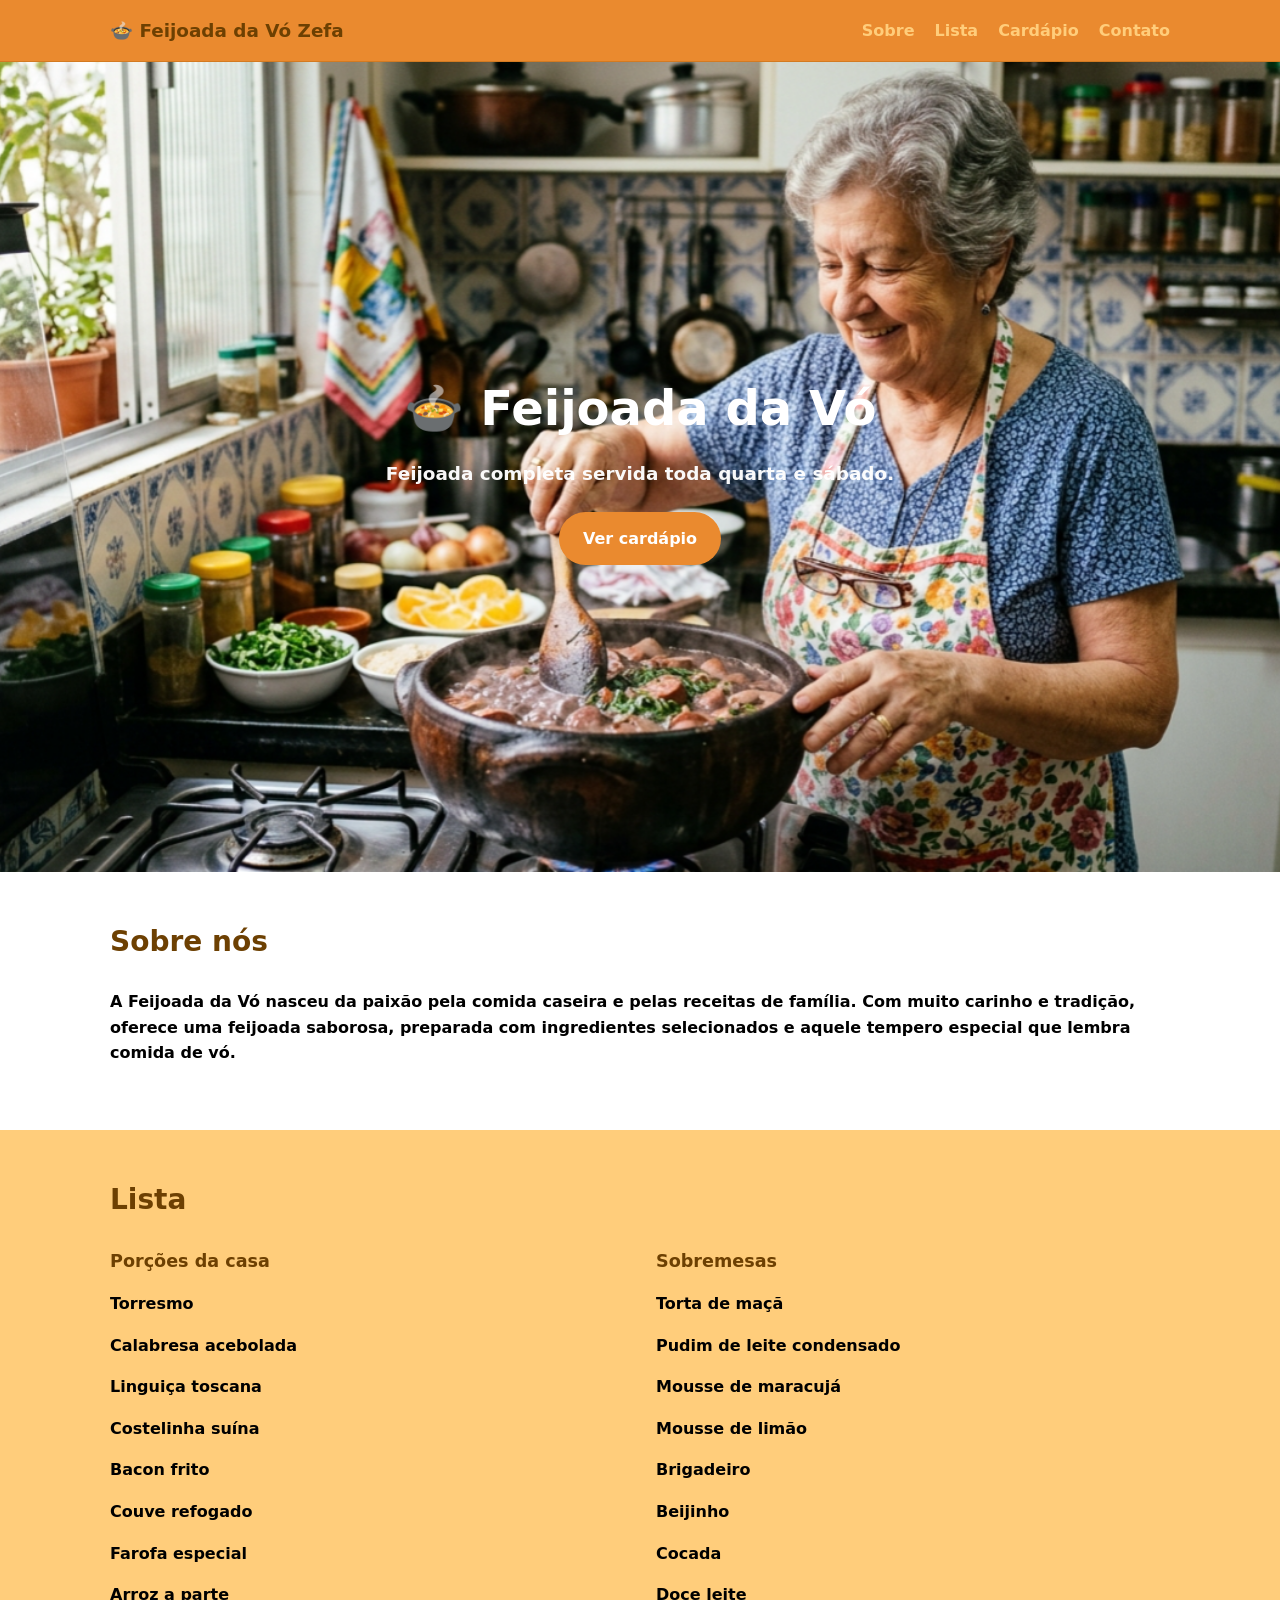
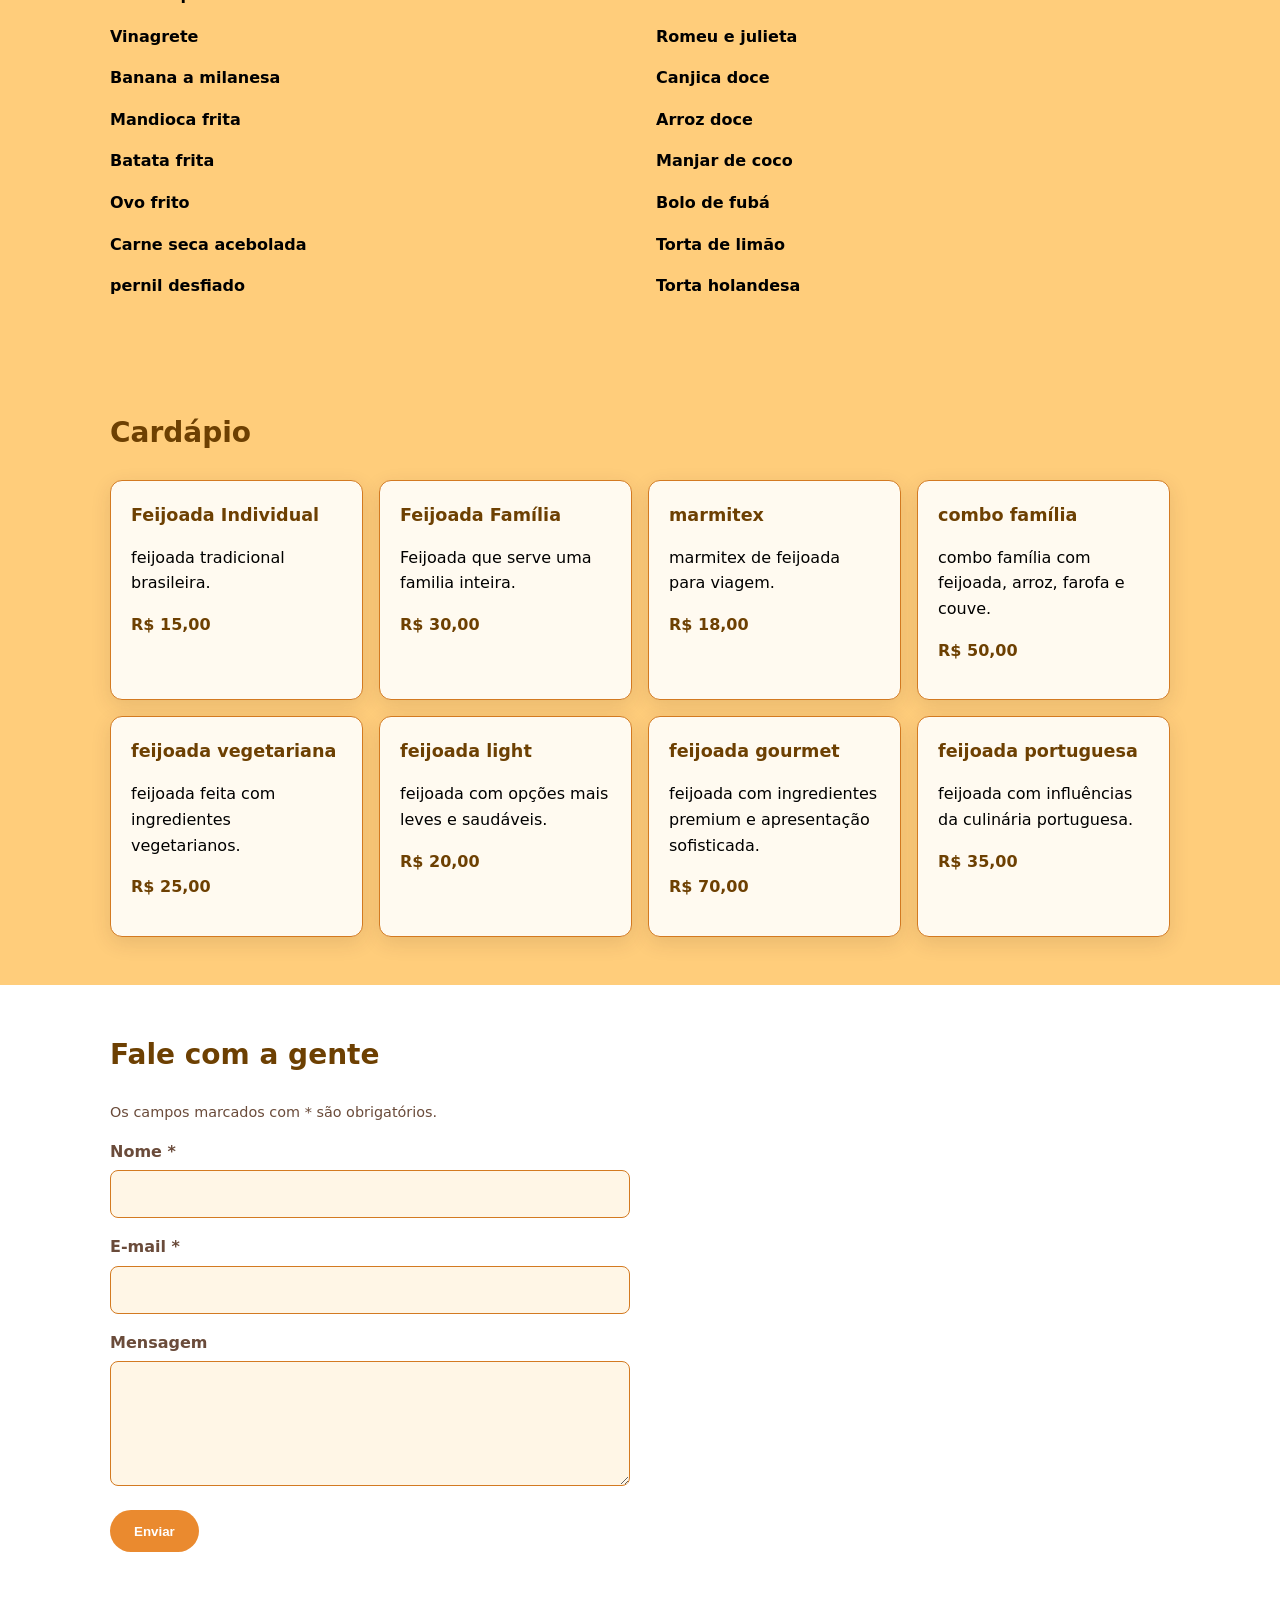
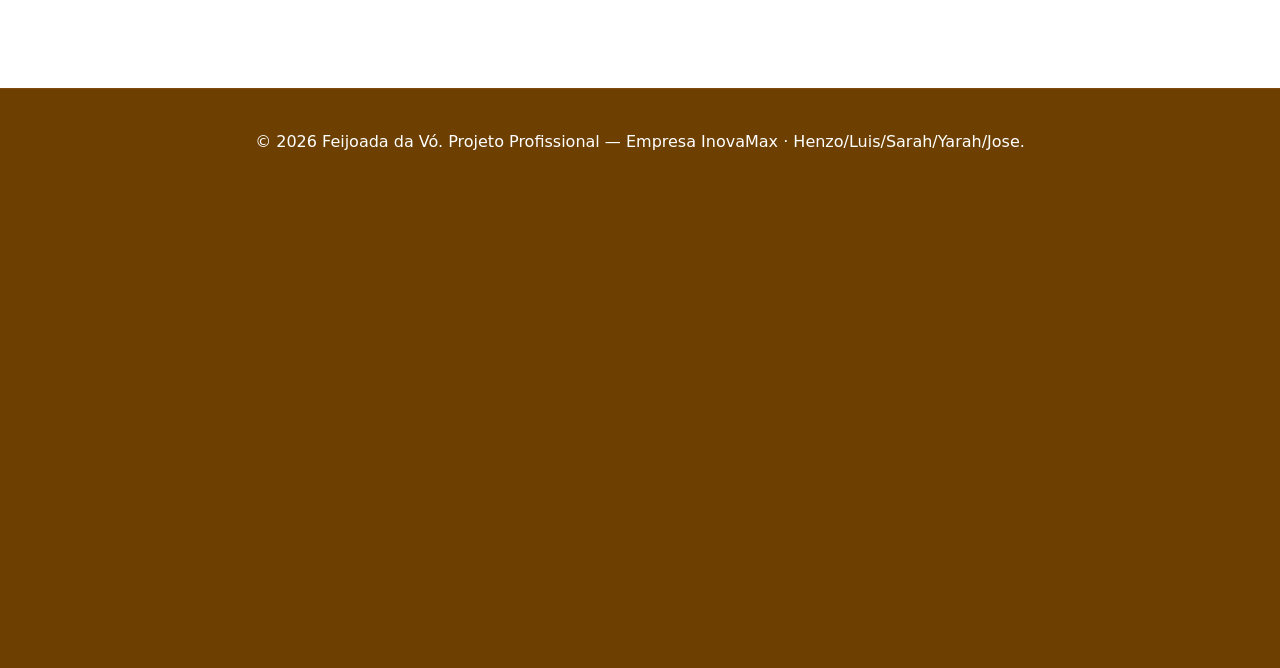
<file: InovaMax/feijoada/index.html>
<!DOCTYPE html>
<html lang="pt-BR">
<head>
  <meta charset="UTF-8">
  <meta name="viewport" content="width=device-width, initial-scale=1.0">
  <meta name="description" content="Feijoada completa servida toda quarta e sábado.">
  <title>🍲 Feijoada da Vó</title>
  <link rel="stylesheet" href="css/style.css">
</head>
<body>
  <a class="skip-link" href="#conteudo">Pular para o conteúdo</a>

  <header class="site-header" role="banner">
    <div class="container header-inner">
      <a href="#" class="logo" aria-label="🍲 Feijoada da Vó — página inicial"><b>🍲 Feijoada da Vó Zefa</b></a>
      <nav aria-label="Menu principal">
        <ul class="nav-list">
          <li><a href="#sobre">Sobre</a></li>
          <li><a href="#lista">Lista</a></li>
          <li><a href="#cardapio">Cardápio</a></li>
          <li><a href="#contato">Contato</a></li>
        </ul>
      </nav>
    </div>
  </header>

  <main id="conteudo">
    <section class="hero" aria-labelledby="hero-title">
      <div class="container">
        <h1 id="hero-title"><b>🍲 Feijoada da Vó</b></h1>
        <p class="lead"><b>Feijoada completa servida toda quarta e sábado.</b></p>
        <a class="btn" href="#cardapio">Ver cardápio</a>
      </div>
    </section>

    <section id="sobre" class="section" aria-labelledby="sobre-title">
      <div class="container">
        <h2 id="sobre-title">Sobre nós</h2>
        <p><b>A Feijoada da Vó nasceu da paixão pela comida caseira e pelas receitas de família. Com muito carinho e tradição, oferece uma feijoada saborosa, preparada com ingredientes selecionados e aquele tempero especial que lembra comida de vó.</b></p>
      </div>
    </section>

    <section id="lista" class="section section--alt" aria-labelledby="lista-title">
      <div class="container">
        <h2 id="lista-title">Lista</h2>

        <div class="lista-grid">
          <article class="lista-col" aria-labelledby="lista-titulo-esq">
            <h3 id="lista-titulo-esq" class="lista-col__titulo">Porções da casa</h3>
            <p><strong>Torresmo</strong></p>
            <p><strong>Calabresa acebolada</strong></p>
            <p><strong>Linguiça toscana</strong></p>
            <p><strong>Costelinha suína</strong></p>
            <p><strong>Bacon frito</strong></p>
            <p><strong>Couve refogado</strong></p>
            <p><strong>Farofa especial</strong></p>
            <p><strong>Arroz a parte</strong></p>
            <p><strong>Vinagrete</strong></p>
            <p><strong>Banana a milanesa</strong></p>
            <p><strong>Mandioca frita</strong></p>
            <p><strong>Batata frita</strong></p>
            <p><strong>Ovo frito</strong></p>
            <p><strong>Carne seca acebolada</strong></p>
            <p><strong>pernil desfiado</strong></p>
          </article>

          <article class="lista-col" aria-labelledby="lista-titulo-dir">
            <h3 id="lista-titulo-dir" class="lista-col__titulo">Sobremesas</h3>
            <p><strong>Torta de maçã</strong></p>
            <p><strong>Pudim de leite condensado</strong></p>
            <p><strong>Mousse de maracujá</strong></p>
            <p><strong>Mousse de limão</strong></p>
            <p><strong>Brigadeiro</strong></p>
            <p><strong>Beijinho</strong></p>
            <p><strong>Cocada</strong></p>
            <p><strong>Doce leite</strong></p>
            <p><strong>Romeu e julieta</strong></p>
            <p><strong>Canjica doce</strong></p>
            <p><strong>Arroz doce</strong></p>
            <p><strong>Manjar de coco</strong></p>
            <p><strong>Bolo de fubá</strong></p>
            <p><strong>Torta de limão</strong></p>
            <p><strong>Torta holandesa</strong></p>
          </article>
        </div>
      </div>
    </section>

    <section id="cardapio" class="section section--alt" aria-labelledby="cardapio-title">
      <div class="container">
        <h2 id="cardapio-title">Cardápio</h2>
        <ul class="cards" id="lista-itens" aria-live="polite">
          <!-- Itens injetados via JS a partir de js/dados.js -->
        </ul>
      </div>
    </section>

    <section id="contato" class="section" aria-labelledby="contato-title">
      <div class="container">
        <h2 id="contato-title">Fale com a gente</h2>
        <form class="form" novalidate aria-describedby="form-help">
          <p id="form-help" class="muted">Os campos marcados com * são obrigatórios.</p>

          <div class="field">
            <label for="nome">Nome *</label>
            <input id="nome" name="nome" type="text" required autocomplete="name" aria-required="true">
          </div>

          <div class="field">
            <label for="email">E-mail *</label>
            <input id="email" name="email" type="email" required autocomplete="email" aria-required="true">
          </div>

          <div class="field">
            <label for="mensagem">Mensagem</label>
            <textarea id="mensagem" name="mensagem" rows="4"></textarea>
          </div>

          <button type="submit" class="btn">Enviar</button>
          <p id="form-status" role="status" class="form-status"></p>
        </form>
      </div>
    </section>
  </main>


  <footer class="site-footer" role="contentinfo">
    <div class="container">
      <p>© <span id="ano"></span> Feijoada da Vó. Projeto Profissional — Empresa InovaMax · Henzo/Luis/Sarah/Yarah/Jose.</p>
      <p><iframe src="https://www.google.com/maps/embed?pb=!1m18!1m12!1m3!1d116968.5702289196!2d-46.7750217535948!3d-23.63057791718267!2m3!1f0!2f0!3f0!3m2!1i1024!2i768!4f13.1!3m3!1m2!1s0x94ce418487ca992f%3A0xeaf5a15159a2068f!2sA%20Casa%20da%20Feijoada!5e0!3m2!1spt-BR!2sbr!4v1778680427449!5m2!1spt-BR!2sbr" width="600" height="450" style="border:0;" allowfullscreen="" loading="lazy" referrerpolicy="no-referrer-when-downgrade"></iframe></p>
    </div>
  </footer>

  <script src="js/dados.js"></script>
  <script src="js/app.js"></script>
</body>
</html>
</file>
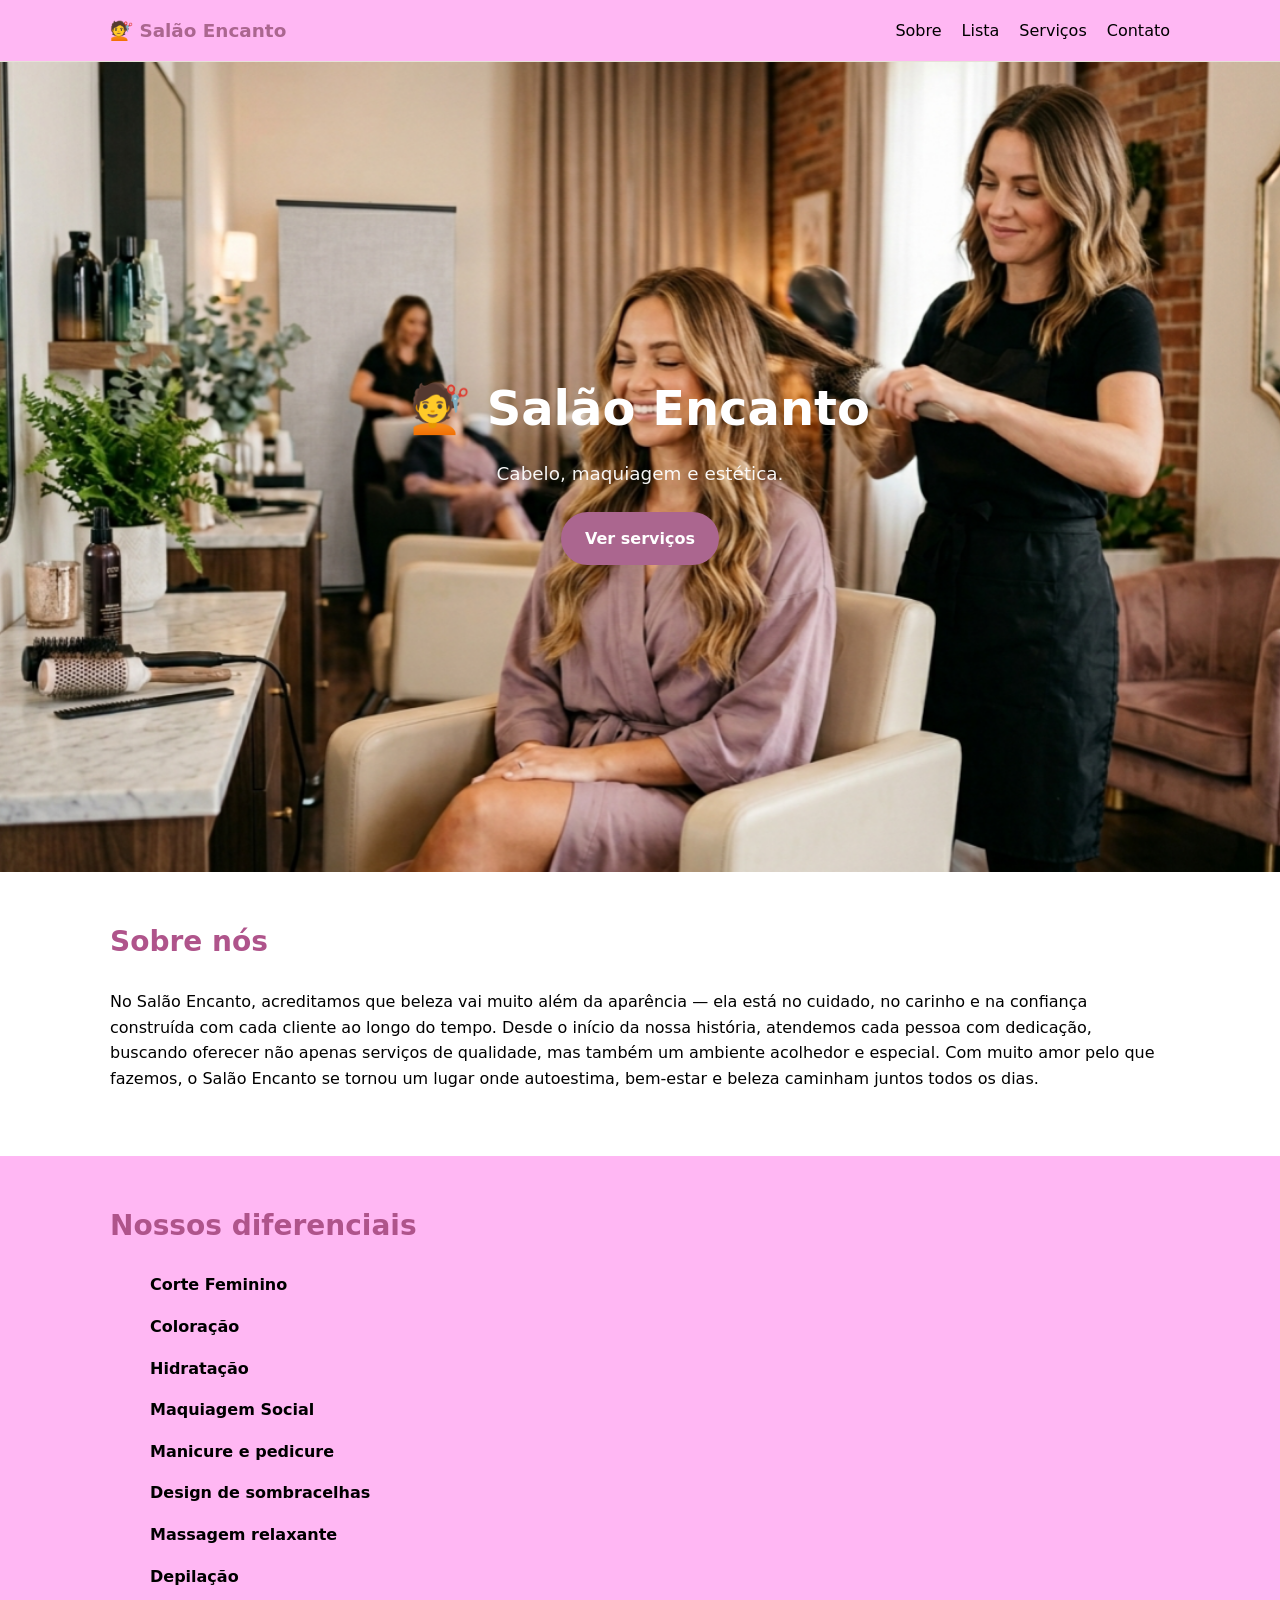
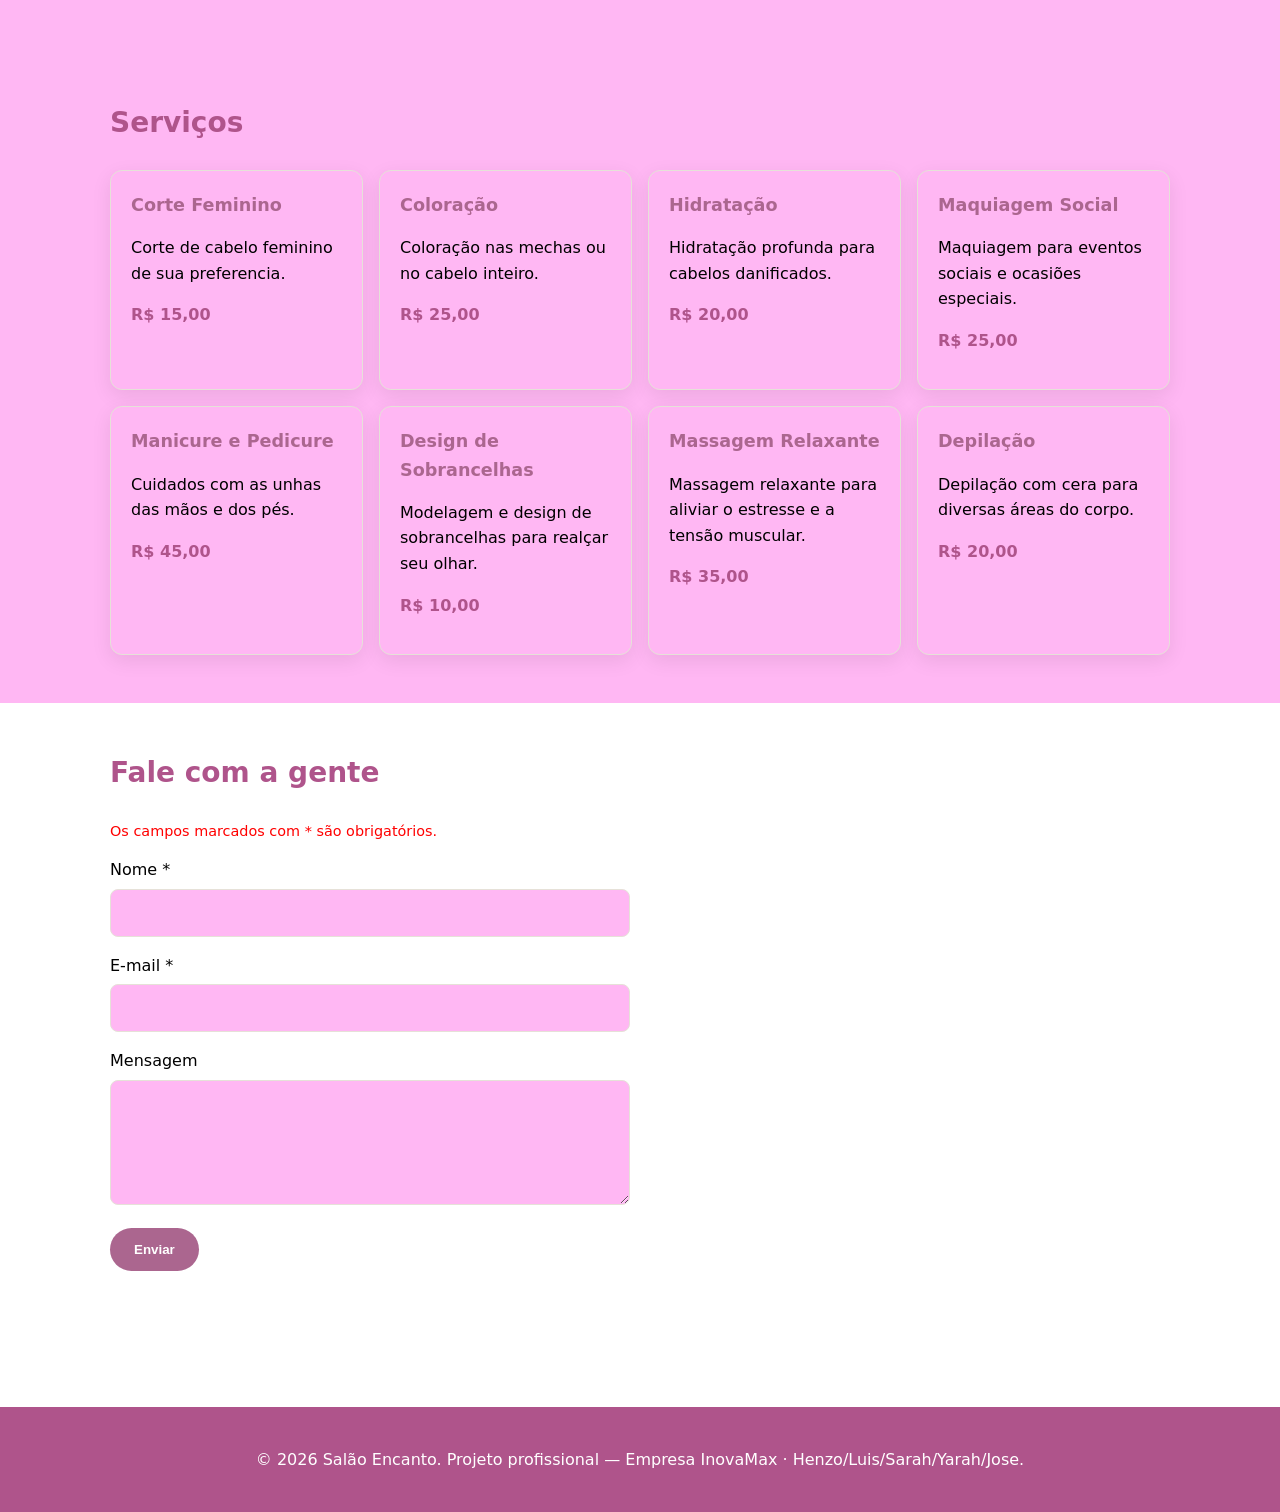
<file: InovaMax/salao/index.html>
<!DOCTYPE html>
<html lang="pt-BR">
<head>
  <meta charset="UTF-8">
  <meta name="viewport" content="width=device-width, initial-scale=1.0">
  <meta name="description" content="Cabelo, maquiagem e estética.">
  <title>💇 Salão Encanto</title>
  <link rel="stylesheet" href="css/style.css">
</head>
<body>
  <a class="skip-link" href="#conteudo">Pular para o conteúdo</a>

  <header class="site-header" role="banner">
    <div class="container header-inner">
      <a href="#" class="logo" aria-label="💇 Salão Encanto — página inicial">💇 Salão Encanto</a>
      <nav aria-label="Menu principal">
        <ul class="nav-list">
          <li><a href="#sobre">Sobre</a></li>
          <li><a href="#lista">Lista</a></li>
          <li><a href="#cardapio">Serviços</a></li>
          <li><a href="#contato">Contato</a></li>
        </ul>
      </nav>
    </div>
  </header>

  <main id="conteudo">
    <section class="hero" aria-labelledby="hero-title">
      <div class="container">
        <h1 id="hero-title">💇 Salão Encanto</h1>
        <p class="lead">Cabelo, maquiagem e estética.</p>
        <a class="btn" href="#cardapio">Ver serviços</a>
      </div>
    </section>

    <section id="sobre" class="section" aria-labelledby="sobre-title">
      <div class="container">
        <h2 id="sobre-title">Sobre nós</h2>
        <p>No Salão Encanto, acreditamos que beleza vai muito além da aparência — ela está no cuidado, no carinho e na confiança construída com cada cliente ao longo do tempo. Desde o início da nossa história, atendemos cada pessoa com dedicação, buscando oferecer não apenas serviços de qualidade, mas também um ambiente acolhedor e especial. Com muito amor pelo que fazemos, o Salão Encanto se tornou um lugar onde autoestima, bem-estar e beleza caminham juntos todos os dias.
</p>
      </div>
    </section>

    <section id="lista" class="section section--alt" aria-labelledby="lista-title">
      <div class="container">
        <h2 id="lista-title">Nossos diferenciais</h2>
        <ul class="diferenciais">
          <p><strong>Corte Feminino</strong></p>
          <p><strong>Coloração</strong></p>
          <p><strong>Hidratação</strong></p>
          <p><strong>Maquiagem Social</strong></p>
          <p><strong>Manicure e pedicure</strong></p>
          <p><strong>Design de sombracelhas</strong></p>
          <p><strong>Massagem relaxante</strong></p>
          <p><strong>Depilação</strong></p>

        </ul>
      </div>
    </section>

    <section id="cardapio" class="section section--alt" aria-labelledby="cardapio-title">
      <div class="container">
        <h2 id="cardapio-title">Serviços</h2>
        <ul class="cards" id="lista-itens" aria-live="polite">
          <!-- Itens injetados via JS a partir de js/dados.js -->
        </ul>
      </div>
    </section>

    <section id="contato" class="section" aria-labelledby="contato-title">
      <div class="container">
        <h2 id="contato-title">Fale com a gente</h2>
        <form class="form" novalidate aria-describedby="form-help">
          <p id="form-help" class="muted">Os campos marcados com * são obrigatórios.</p>

          <div class="field">
            <label for="nome">Nome *</label>
            <input id="nome" name="nome" type="text" required autocomplete="name" aria-required="true">
          </div>

          <div class="field">
            <label for="email">E-mail *</label>
            <input id="email" name="email" type="email" required autocomplete="email" aria-required="true">
          </div>

          <div class="field">
            <label for="mensagem">Mensagem</label>
            <textarea id="mensagem" name="mensagem" rows="4"></textarea>
          </div>

          <button type="submit" class="btn">Enviar</button>
          <p id="form-status" role="status" class="form-status"></p>
        </form>
      </div>
    </section>
  </main>

  <footer class="site-footer" role="contentinfo">
    <div class="container">
      <p>© <span id="ano"></span> Salão Encanto. Projeto profissional — Empresa InovaMax · Henzo/Luis/Sarah/Yarah/Jose.</p>
    </div>
  </footer>

  <script src="js/dados.js"></script>
  <script src="js/app.js"></script>
</body>
</html>
</file>
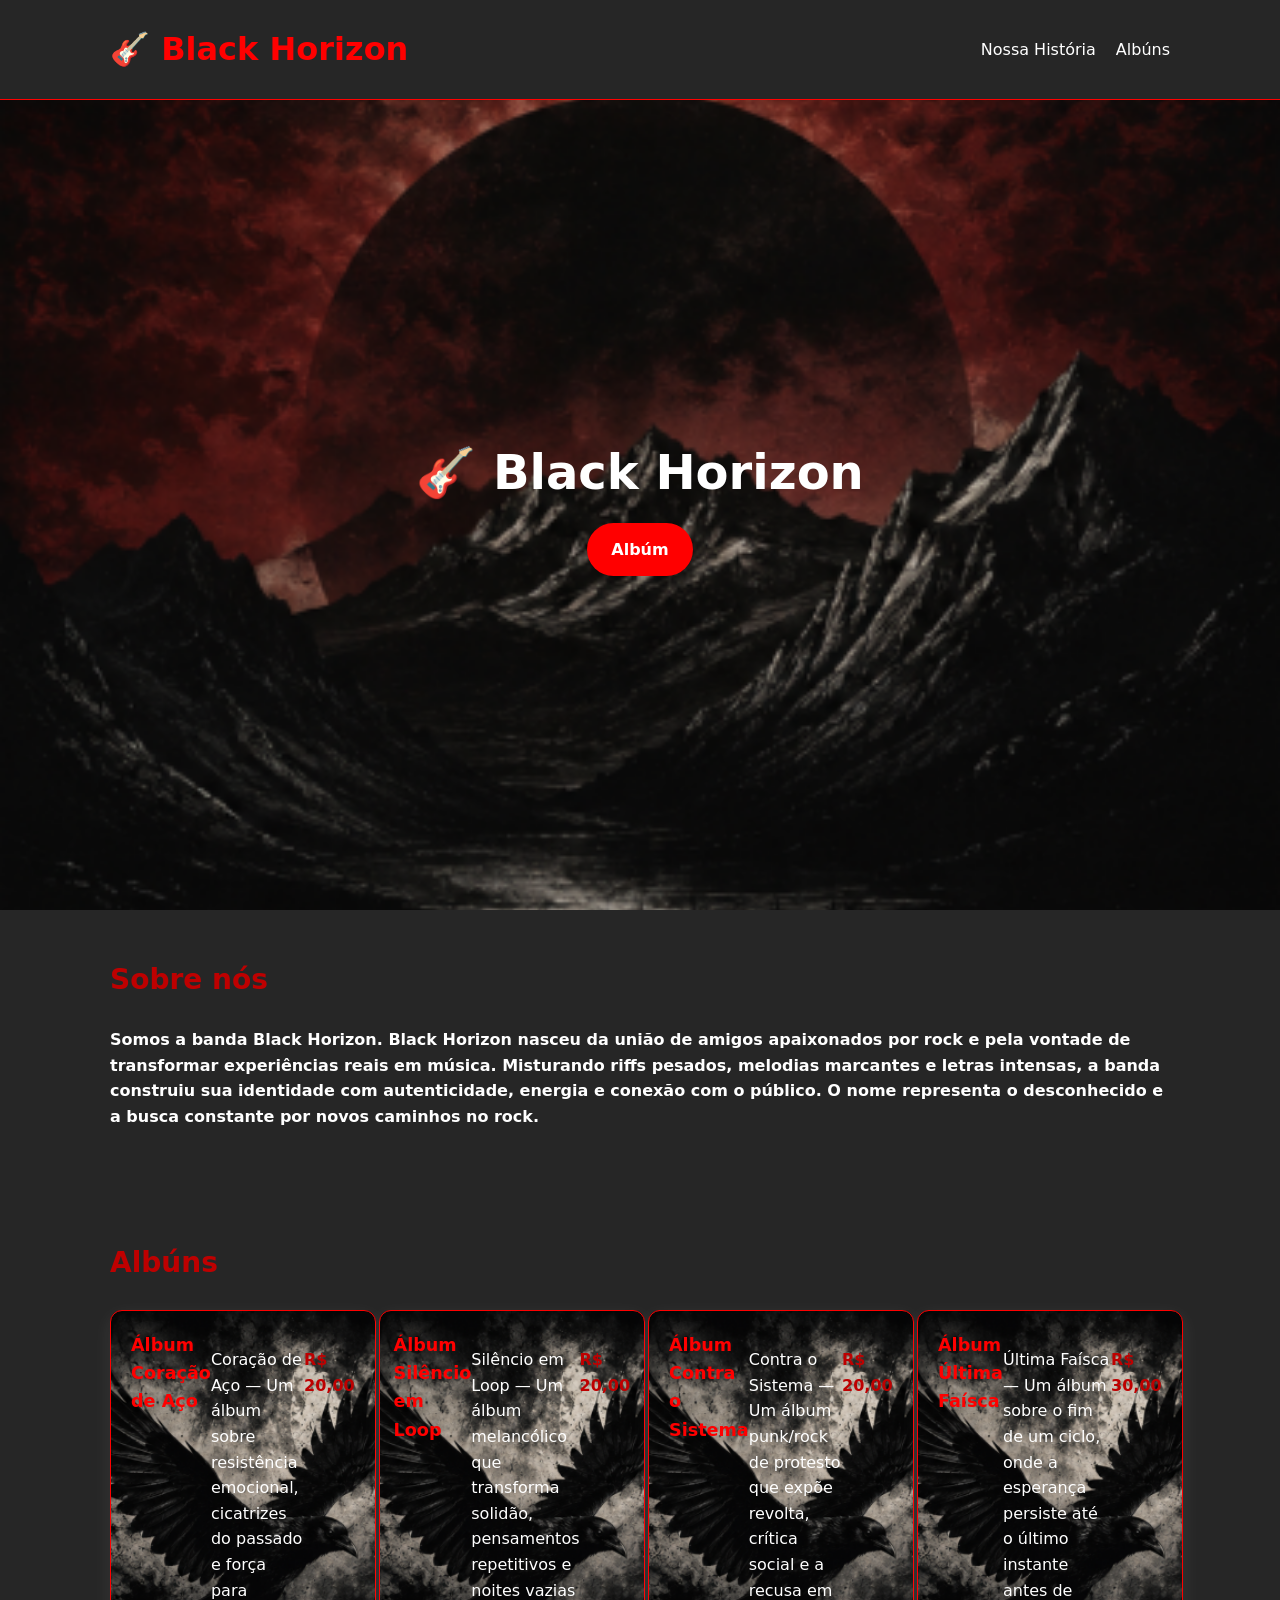
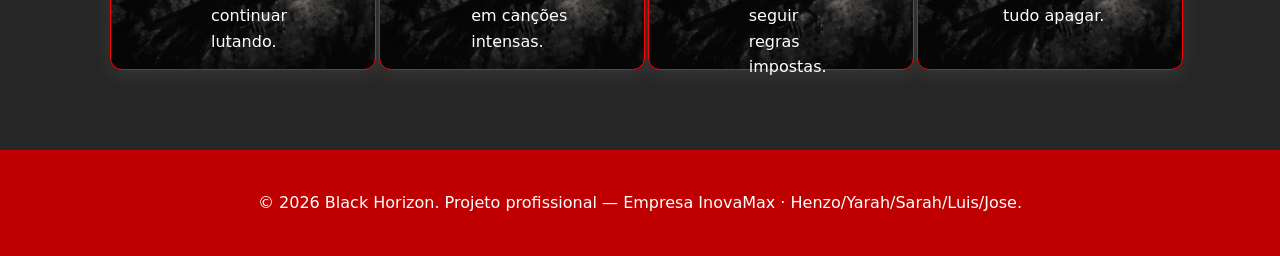
<file: InovaMax/tema-livre/index.html>
<!doctype html>
<html lang="pt-BR">
  <head>
    <meta charset="UTF-8" />
    <meta name="viewport" content="width=device-width, initial-scale=1.0" />
    <meta name="description" content="Modelo neutro pronto para customizar." />
    <title>🎸 Black Horizon</title>
    <link rel="stylesheet" href="css/style.css" />
  </head>
  <body>
    <a class="skip-link" href="#conteudo">Pular para o conteúdo</a>

    <header class="site-header" role="banner">
      <div class="container header-inner">

        <a href="#" class="logo" aria-label="Black Horizon — página inicial">
          🎸 Black Horizon
        </a>

        <nav aria-label="Menu principal">
          <ul class="nav-list">
            <li><a href="#sobre">Nossa História</a></li>
            <li><a href="#cardapio">Albúns</a></li>
          </ul>
        </nav>

      </div>
    </header>

    <main id="conteudo">
      <section class="hero" aria-labelledby="hero-title">
        <div class="container">
          <h1 id="hero-title">🎸 Black Horizon</h1>
          <a class="btn" href="#cardapio">Albúm</a>
        </div>
      </section>

      <section id="sobre" class="section" aria-labelledby="sobre-title">
        <div class="container">
          <h2 id="sobre-title">Sobre nós</h2>
          <p>
            <b>Somos a banda Black Horizon. Black Horizon nasceu da união de
            amigos apaixonados por rock e pela vontade de transformar
            experiências reais em música. Misturando riffs pesados, melodias
            marcantes e letras intensas, a banda construiu sua identidade com
            autenticidade, energia e conexão com o público. O nome representa
            o desconhecido e a busca constante por novos caminhos no rock.</b>
          </p>
        </div>
      </section>

      <section id="cardapio" class="section section--alt" aria-labelledby="cardapio-title">
        <div class="container">
          <h2 id="cardapio-title">Albúns</h2>
          <ul class="cards" id="lista-itens" aria-live="polite">
            <!-- Itens injetados via JS a partir de js/dados.js -->
          </ul>
        </div>
      </section>
    </main>

    <footer class="site-footer" role="contentinfo">
      <div class="container">
        <p>© <span id="ano"></span> Black Horizon. Projeto profissional — Empresa InovaMax · Henzo/Yarah/Sarah/Luis/Jose.</p>
      </div>
    </footer>

    <script src="js/dados.js"></script>
    <script src="js/app.js"></script>
  </body>
</html>
</file>
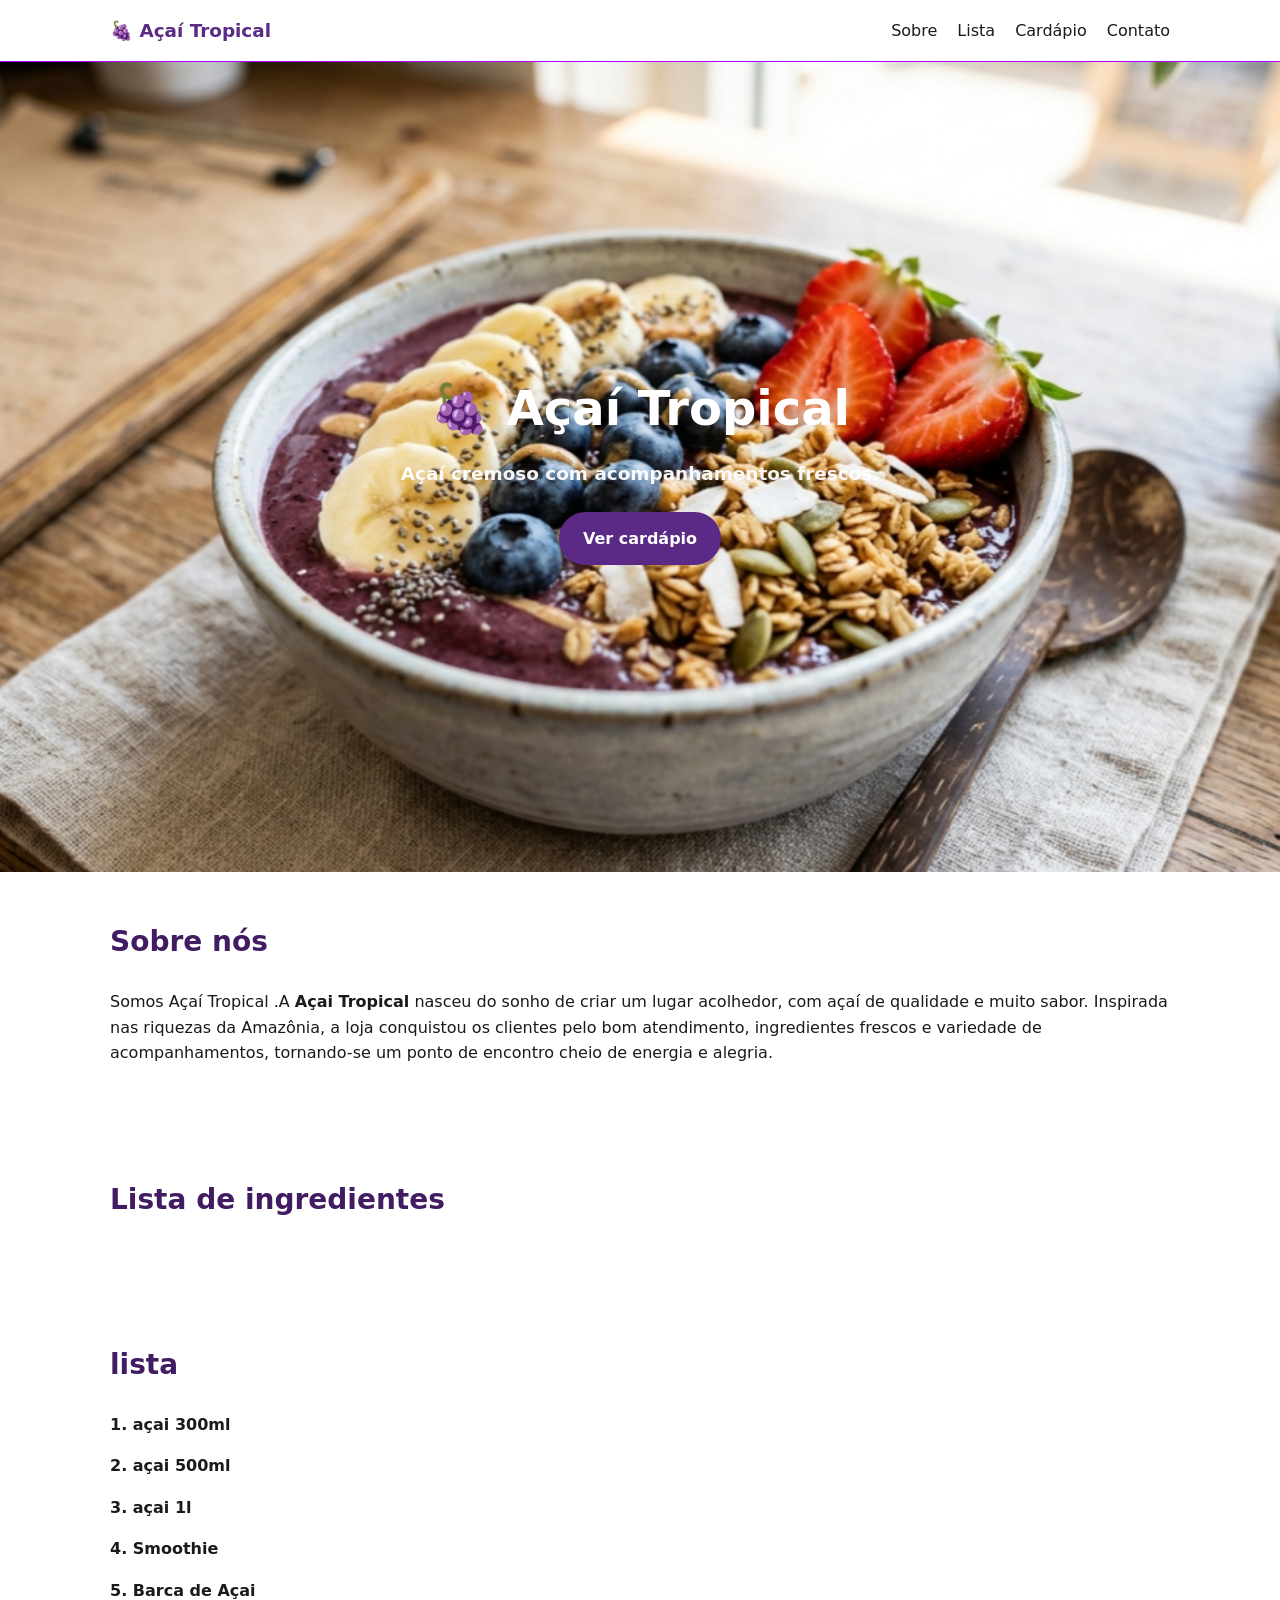
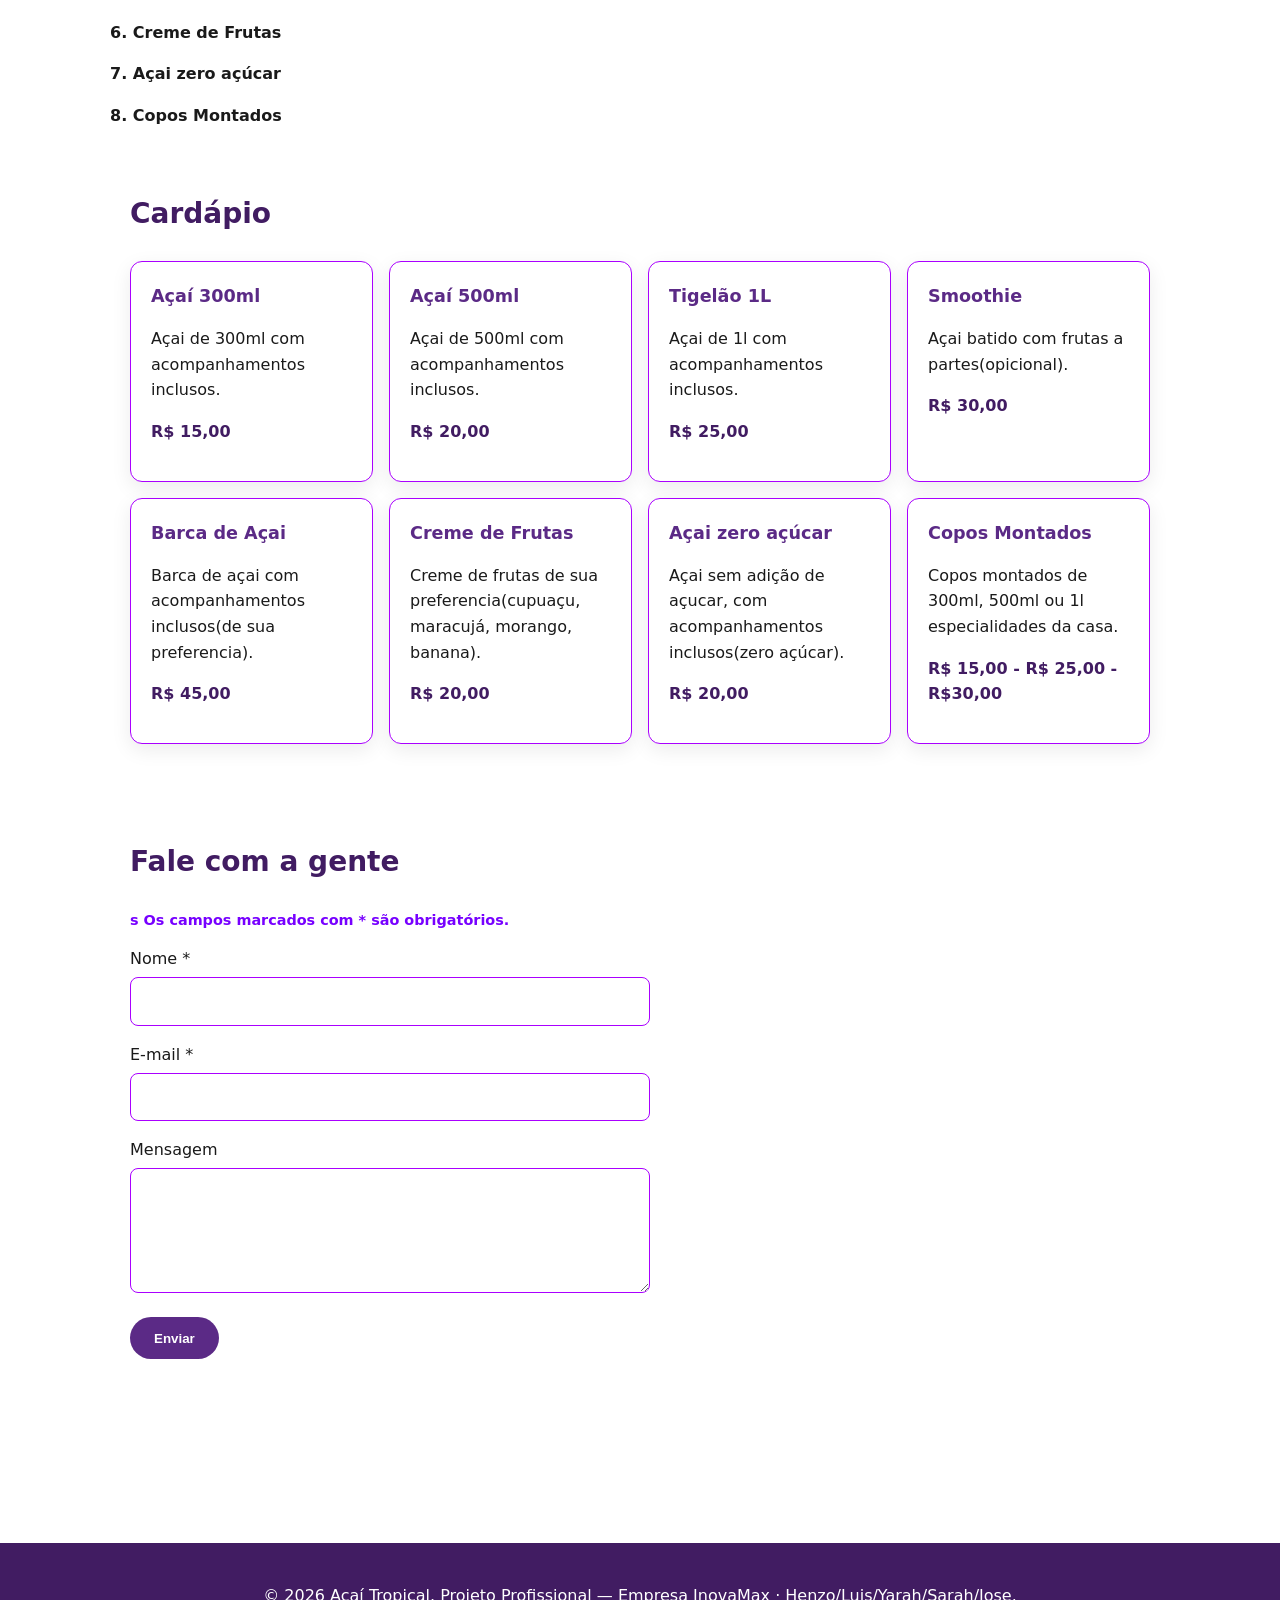
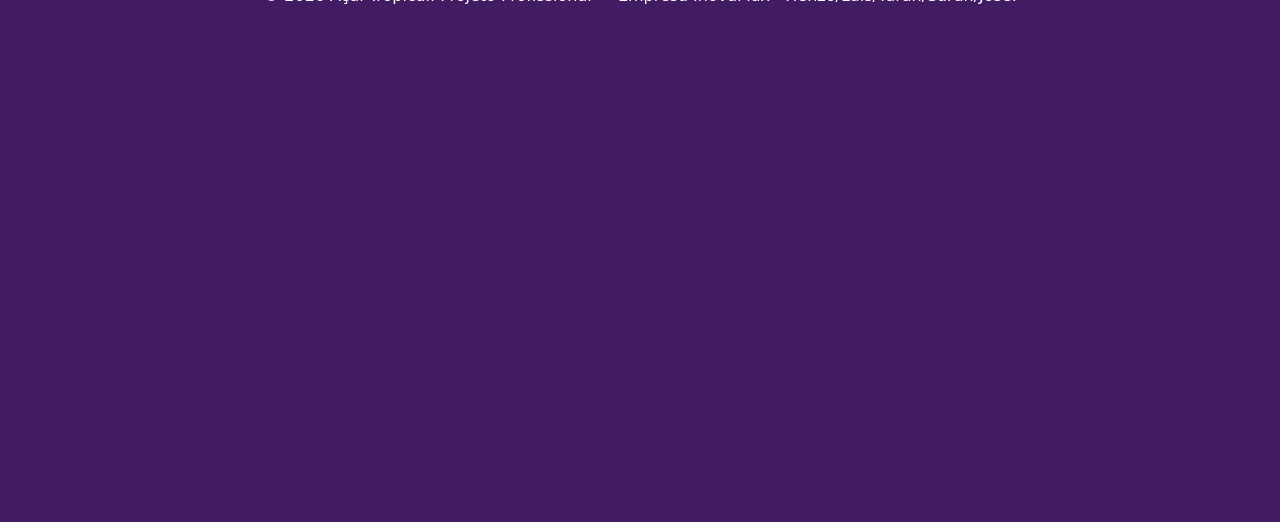
<file: InovaMax/Açai/acai/index.html>
<!DOCTYPE html>
<html lang="pt-BR">
<head>
  <meta charset="UTF-8">
  <meta name="viewport" content="width=device-width, initial-scale=1.0">
  <meta name="description" content="Açaí cremoso com acompanhamentos frescos.">
  <title>🍇 Açaí Tropical</title>
  <link rel="stylesheet" href="css/style.css">
</head>
<body>
  <a class="skip-link" href="#conteudo">Pular para o conteúdo</a>

  <header class="site-header" role="banner">
    <div class="container header-inner">
      <a href="#" class="logo" aria-label="🍇 Açaí Tropical — página inicial">🍇 Açaí Tropical</a>
      <nav aria-label="Menu principal">
        <ul class="nav-list">
          <li><a href="#sobre">Sobre</a></li>
          <li><a href="#lista">Lista</a></li>
          <li><a href="#cardapio">Cardápio</a></li>
          <li><a href="#contato">Contato</a></li>
        </ul>
      </nav>
    </div>
  </header>

  <main id="conteudo">
    <section class="hero" aria-labelledby="hero-title">
      <div class="container">
        <h1 id="hero-title">🍇 Açaí Tropical</h1>
        <p class="lead"><b>Açaí cremoso com acompanhamentos frescos.</b></p>
        <a class="btn" href="#cardapio">Ver cardápio</a>
      </div>
    </section>

    <section id="sobre" class="section" aria-labelledby="sobre-title">
      <div class="container">
        <h2 id="sobre-title">Sobre nós</h2>
        <p>Somos Açaí Tropical .A <b>Açai Tropical</b> nasceu do sonho de criar um lugar acolhedor, com açaí de qualidade e muito sabor. Inspirada nas riquezas da Amazônia, a loja conquistou os clientes pelo bom atendimento, ingredientes frescos e variedade de acompanhamentos, tornando-se um ponto de encontro cheio de energia e alegria.</p>
      </div>
    </section>

    <section id="lista" class="section" aria-labelledby="lista-title">
      <div class="container">
        <h2 id="lista-title">Lista de ingredientes</h2>
        <ul class="ingredient-list" aria-live="polite">
          <!-- Ingredientes injetados via JS a partir de js/dados.js -->
        </ul>
      </div>

        </section>
      <section id="lista" class="section" aria-labelledby="lista-title">
  <div class="container">
    <h2 id="lista-title">lista</h2>

       <div class="lista-wrapper">
      <div class="lista-texto">
        <p><strong>1. açai 300ml</strong></p>
        <p><strong>2. açai 500ml</strong></p>
        <p><strong>3. açai 1l</strong></p>
        <p><strong>4. Smoothie</strong></p>
        <p><strong>5. Barca de Açai</strong></p>
        <p><strong>6. Creme de Frutas</strong></p>
        <p><strong>7. Açai zero açúcar</strong></p>
        <p><strong>8. Copos Montados</strong></p>
      </div>

    <section id="cardapio" class="section section--alt" aria-labelledby="cardapio-title">
      <div class="container">
        <h2 id="cardapio-title">Cardápio</h2>
        <ul class="cards" id="lista-itens" aria-live="polite">
          <!-- Itens injetados via JS a partir de js/dados.js -->
        </ul>
      </div>
    </section>

    <section id="contato" class="section" aria-labelledby="contato-title">
      <div class="container">
        <h2 id="contato-title">Fale com a gente</h2>
        <form class="form" novalidate aria-describedby="form-help">
          <p id="form-help" class="muted"><b>s Os campos marcados com * são obrigatórios.</b></p>

          <div class="field">
            <label for="nome">Nome *</label>
            <input id="nome" name="nome" type="text" required autocomplete="name" aria-required="true">
          </div>

          <div class="field">
            <label for="email">E-mail *</label>
            <input id="email" name="email" type="email" required autocomplete="email" aria-required="true">
          </div>

          <div class="field">
            <label for="mensagem">Mensagem</label>
            <textarea id="mensagem" name="mensagem" rows="4"></textarea>
          </div>

          <button type="submit" class="btn">Enviar</button>
          <p id="form-status" role="status" class="form-status"></p>
        </form>
      </div>
    </section>
  </main>

  <footer class="site-footer" role="contentinfo">
    <div class="container">
      <p>© <span id="ano"></span> Açaí Tropical. Projeto Profissional — Empresa InovaMax · Henzo/Luis/Yarah/Sarah/Jose.</p>
      <p><iframe src="https://www.google.com/maps/embed?pb=!1m18!1m12!1m3!1d3655.0011720600864!2d-46.7817258237578!3d-23.64012906449247!2m3!1f0!2f0!3f0!3m2!1i1024!2i768!4f13.1!3m3!1m2!1s0x94ce5385d545699f%3A0x679406ba9e867572!2zVm9jYcOnw6NvIC0gU2VkZQ!5e0!3m2!1spt-BR!2sbr!4v1778506250166!5m2!1spt-BR!2sbr" width="600" height="450" style="border:0;" allowfullscreen="" loading="lazy" referrerpolicy="no-referrer-when-downgrade"></iframe></p>
    </div>
  </footer>

  <script src="js/dados.js"></script>
  <script src="js/app.js"></script>
</body>
</html>
</file>
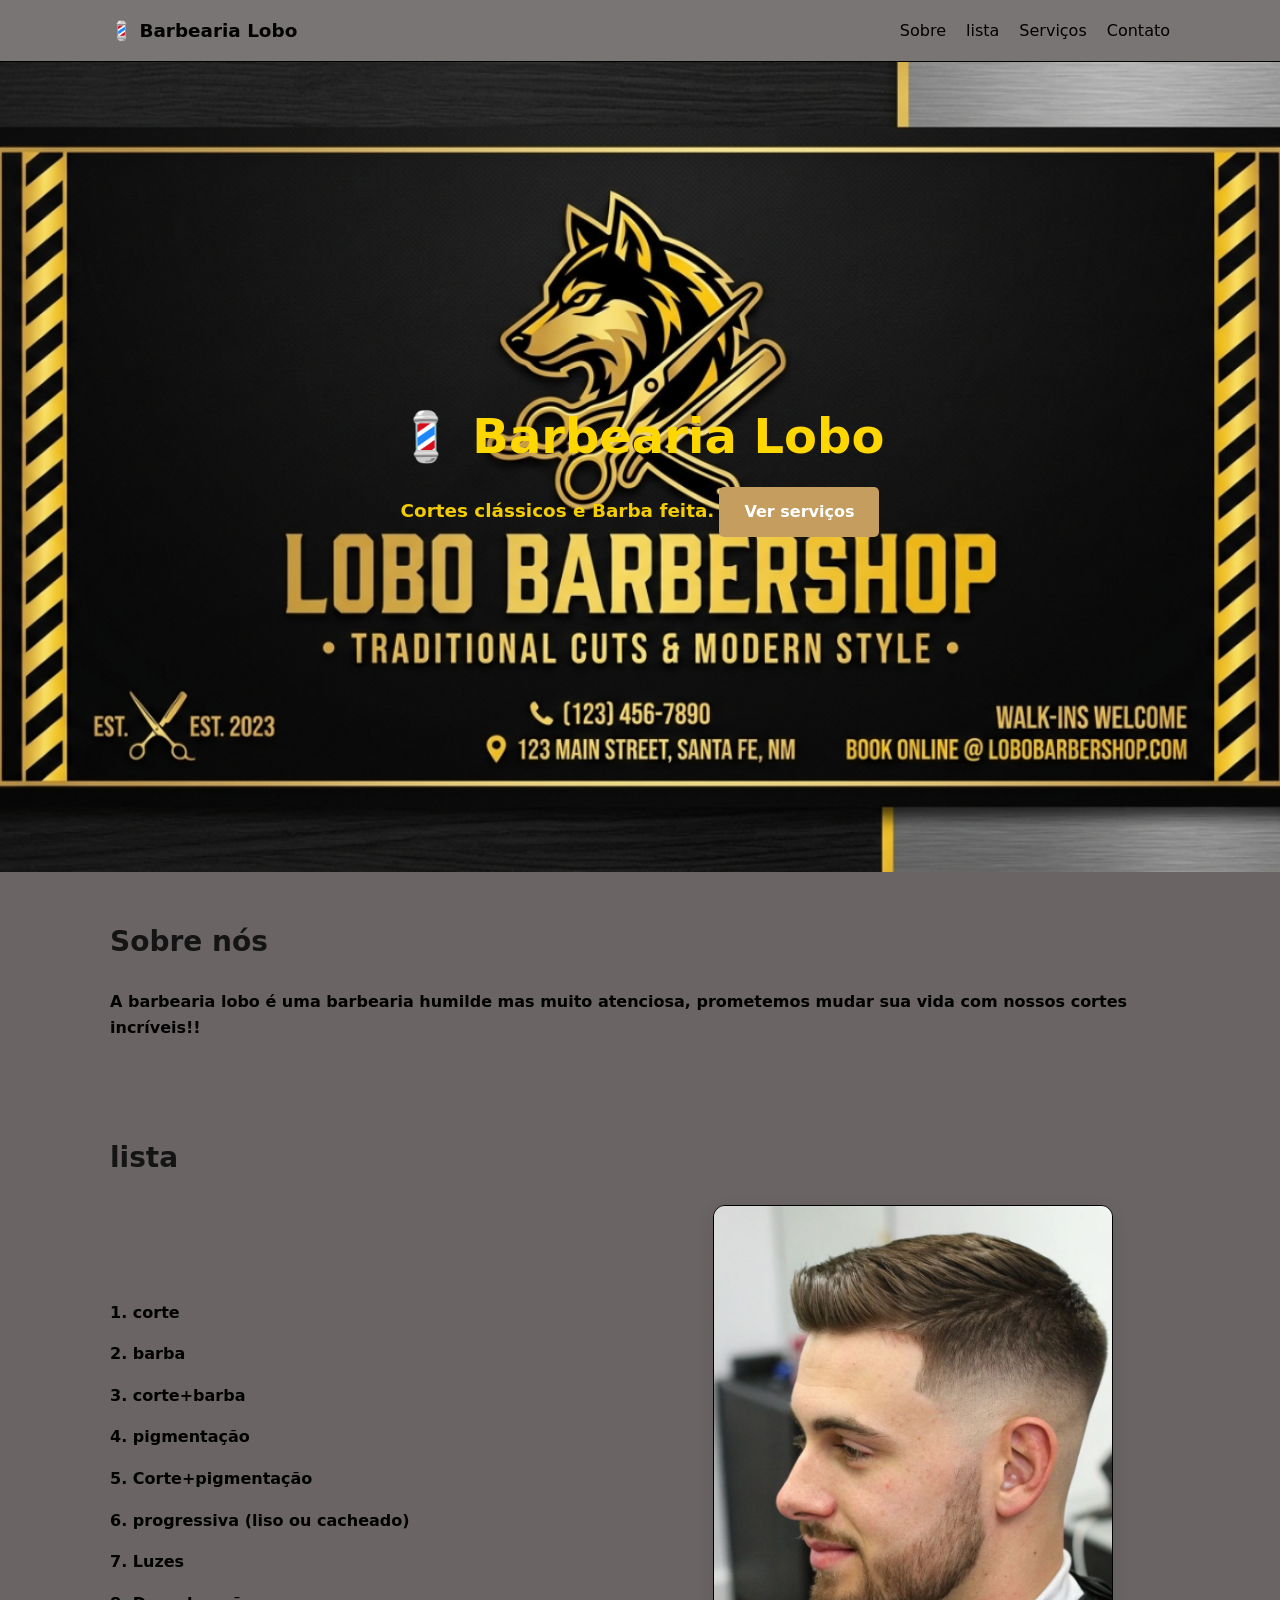
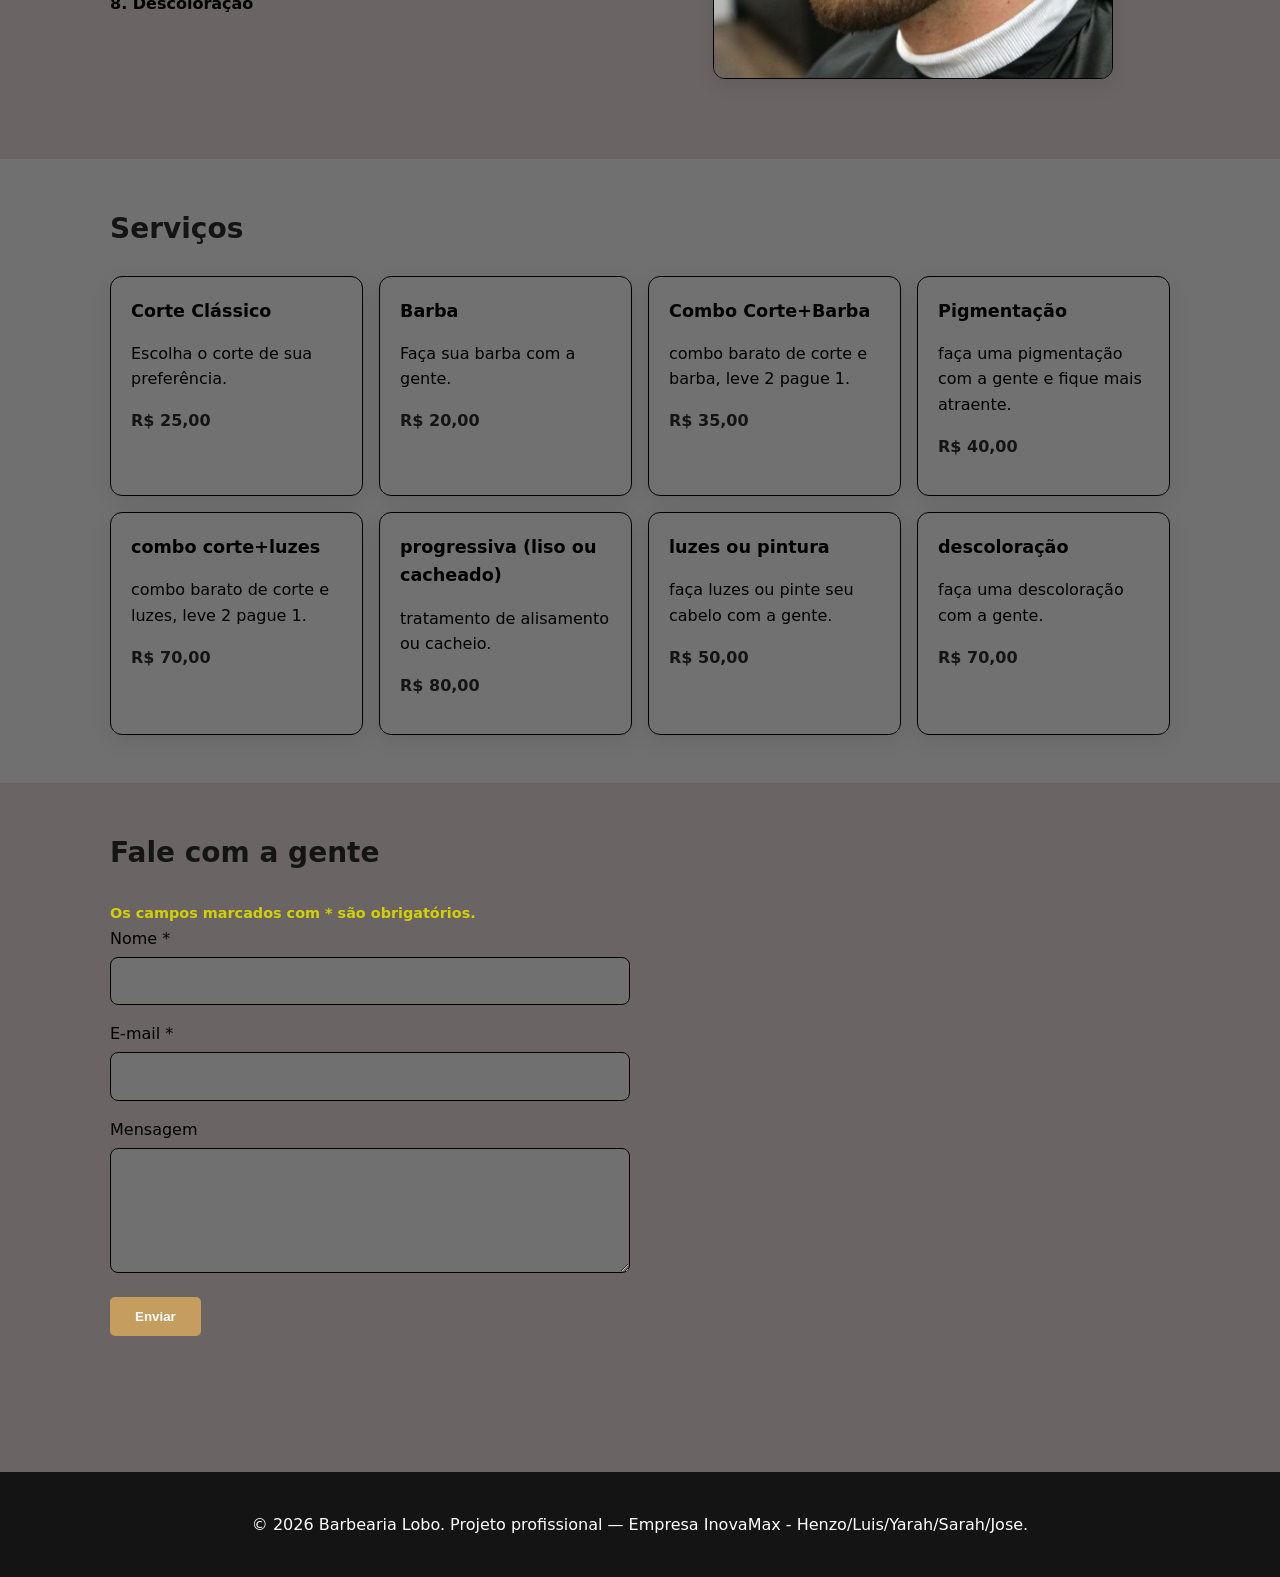
<file: InovaMax/Barbearia/barbearia/index.html>
<!doctype html>
<html lang="pt-BR">
  <head>
    <meta charset="UTF-8" />
    <meta name="viewport" content="width=device-width, initial-scale=1.0" />
    <meta name="description" content="Cortes clássicos e barba terapia." />
    <title>💈 Barbearia Lobo</title>
    <link rel="stylesheet" href="css/style.css" />
  </head>
  <body>
    <a class="skip-link" href="#conteudo">Pular para o conteúdo</a>

    <header class="site-header" role="banner">
      <div class="container header-inner">
        <a href="#" class="logo" aria-label="💈 Barbearia Lobo — página inicial"
          >💈 Barbearia Lobo</a>

         

        <nav aria-label="Menu principal">
          <ul class="nav-list">
            <li><a href="#sobre">Sobre</a></li>
            <li><a href="#lista">lista</a></li>
            <li><a href="#cardapio">Serviços</a></li>
            <li><a href="#contato">Contato</a></li>
          </ul>
        </nav>
      </div>
    </header>


    <main id="conteudo">
      <section class="hero" aria-labelledby="hero-title">
        <div class="container">
          <h1 id="hero-title">💈 Barbearia Lobo</h1>
          <b class="lead">Cortes clássicos e Barba feita.</b>
          <a class="btn" href="#cardapio">Ver serviços</a>
        </div>
      </section>

      <section id="sobre" class="section" aria-labelledby="sobre-title">
        <div class="container">
          <h2 id="sobre-title">Sobre nós</h2>
          <strong
            >A barbearia lobo é uma barbearia humilde mas muito atenciosa,
            prometemos mudar sua vida com nossos cortes incríveis!!</strong
          >
        </div>
      </section>
      <section id="lista" class="section" aria-labelledby="lista-title">
  <div class="container">
    <h2 id="lista-title">lista</h2>

    <div class="lista-wrapper">
      <div class="lista-texto">
        <p><strong><b>1.</b> corte</strong></p>
        <p><strong><b>2.</b> barba</strong></p>
        <p><strong><b>3.</b> corte+barba</strong></p>
        <p><strong><b>4.</b> pigmentação</strong></p>
        <p><strong><b>5.</b> Corte+pigmentação</strong></p>
        <p><strong><b>6.</b> progressiva (liso ou cacheado)</strong></p>
        <p><strong><b>7.</b> Luzes</strong></p>
        <p><strong><b>8.</b> Descoloração</strong></p>
      </div>

      <!-- index.html (Linha 63 aproximada) -->
<div class="lista-imagem">
  <img
    src="img/modelo.PNG" 
    alt="modelo de corte de cabelo"
    class="imagem-modelo"/>
</div>


      </div>
    </div>
  </div>
</section>

      <section
        id="cardapio"
        class="section section--alt"  aria-labelledby="cardapio-title" >
        <div class="container">
          <h2 id="cardapio-title">Serviços</h2>
          <ul class="cards" id="lista-itens" aria-live="polite">
            <!-- Itens injetados via JS a partir de js/dados.js -->
          </ul>
        </div>
      </section>

      <section id="contato" class="section" aria-labelledby="contato-title">
        <div class="container">
          <h2 id="contato-title">Fale com a gente</h2>
          <form class="form" novalidate aria-describedby="form-help">
            <b id="form-help" class="muted"
              >Os campos marcados com * são obrigatórios.</b
            >

            <div class="field">
              <label for="nome">Nome *</label>
              <input
                id="nome"
                name="nome"
                type="text"
                required
                autocomplete="name"
                aria-required="true"
              />
            </div>

            <div class="field">
              <label for="email">E-mail *</label>
              <input
                id="email"
                name="email"
                type="email"
                required
                autocomplete="email"
                aria-required="true"
              />
            </div>

            <div class="field">
              <label for="mensagem">Mensagem</label>
              <textarea id="mensagem" name="mensagem" rows="4"></textarea>
            </div>

            <button type="submit" class="btn">Enviar</button>
            <p id="form-status" role="status" class="form-status"></p>
          </form>
        </div>
      </section>
    </main>

    <footer class="site-footer" role="contentinfo">
      <div class="container">
        <p>
          © <span id="ano"></span> Barbearia Lobo. Projeto profissional — Empresa InovaMax - Henzo/Luis/Yarah/Sarah/Jose.</p>
      </div>
    </footer>

    <script src="js/dados.js"></script>
    <script src="js/app.js"></script>
  </body>
</html>
</file>
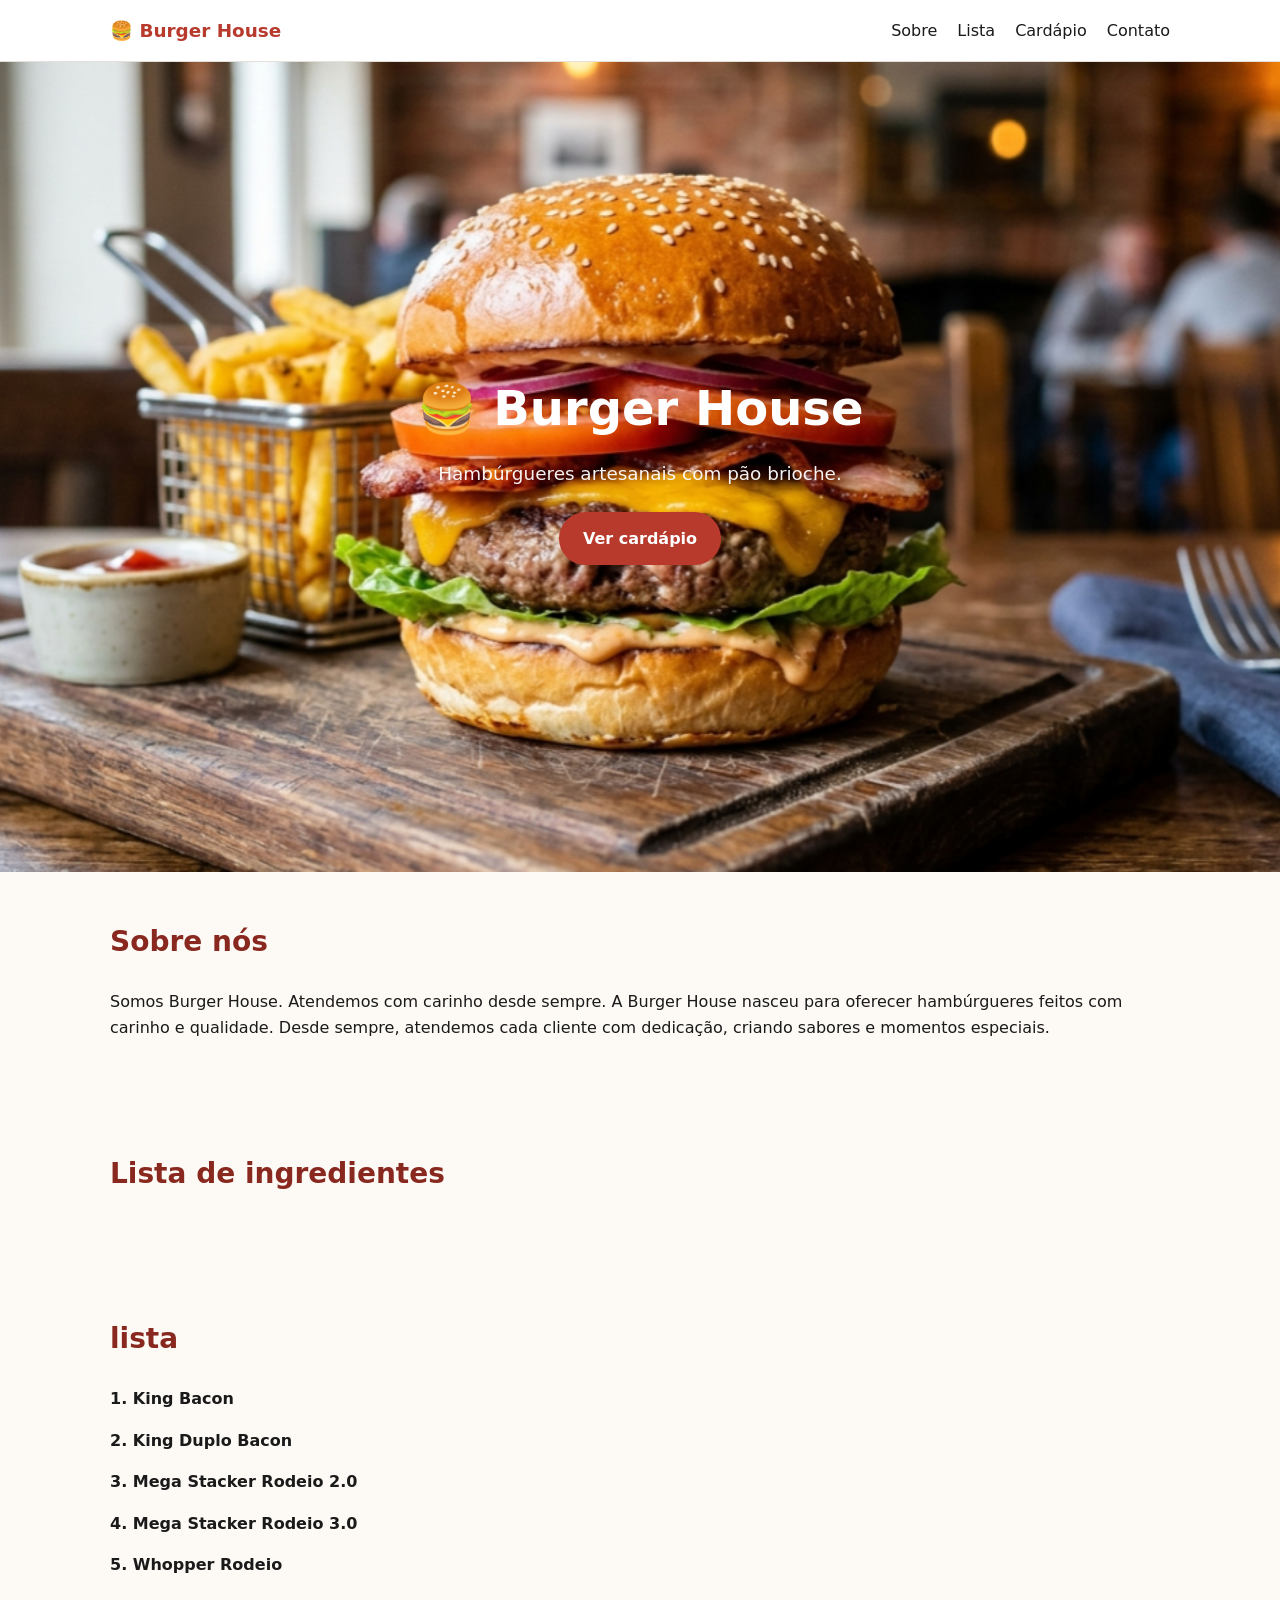
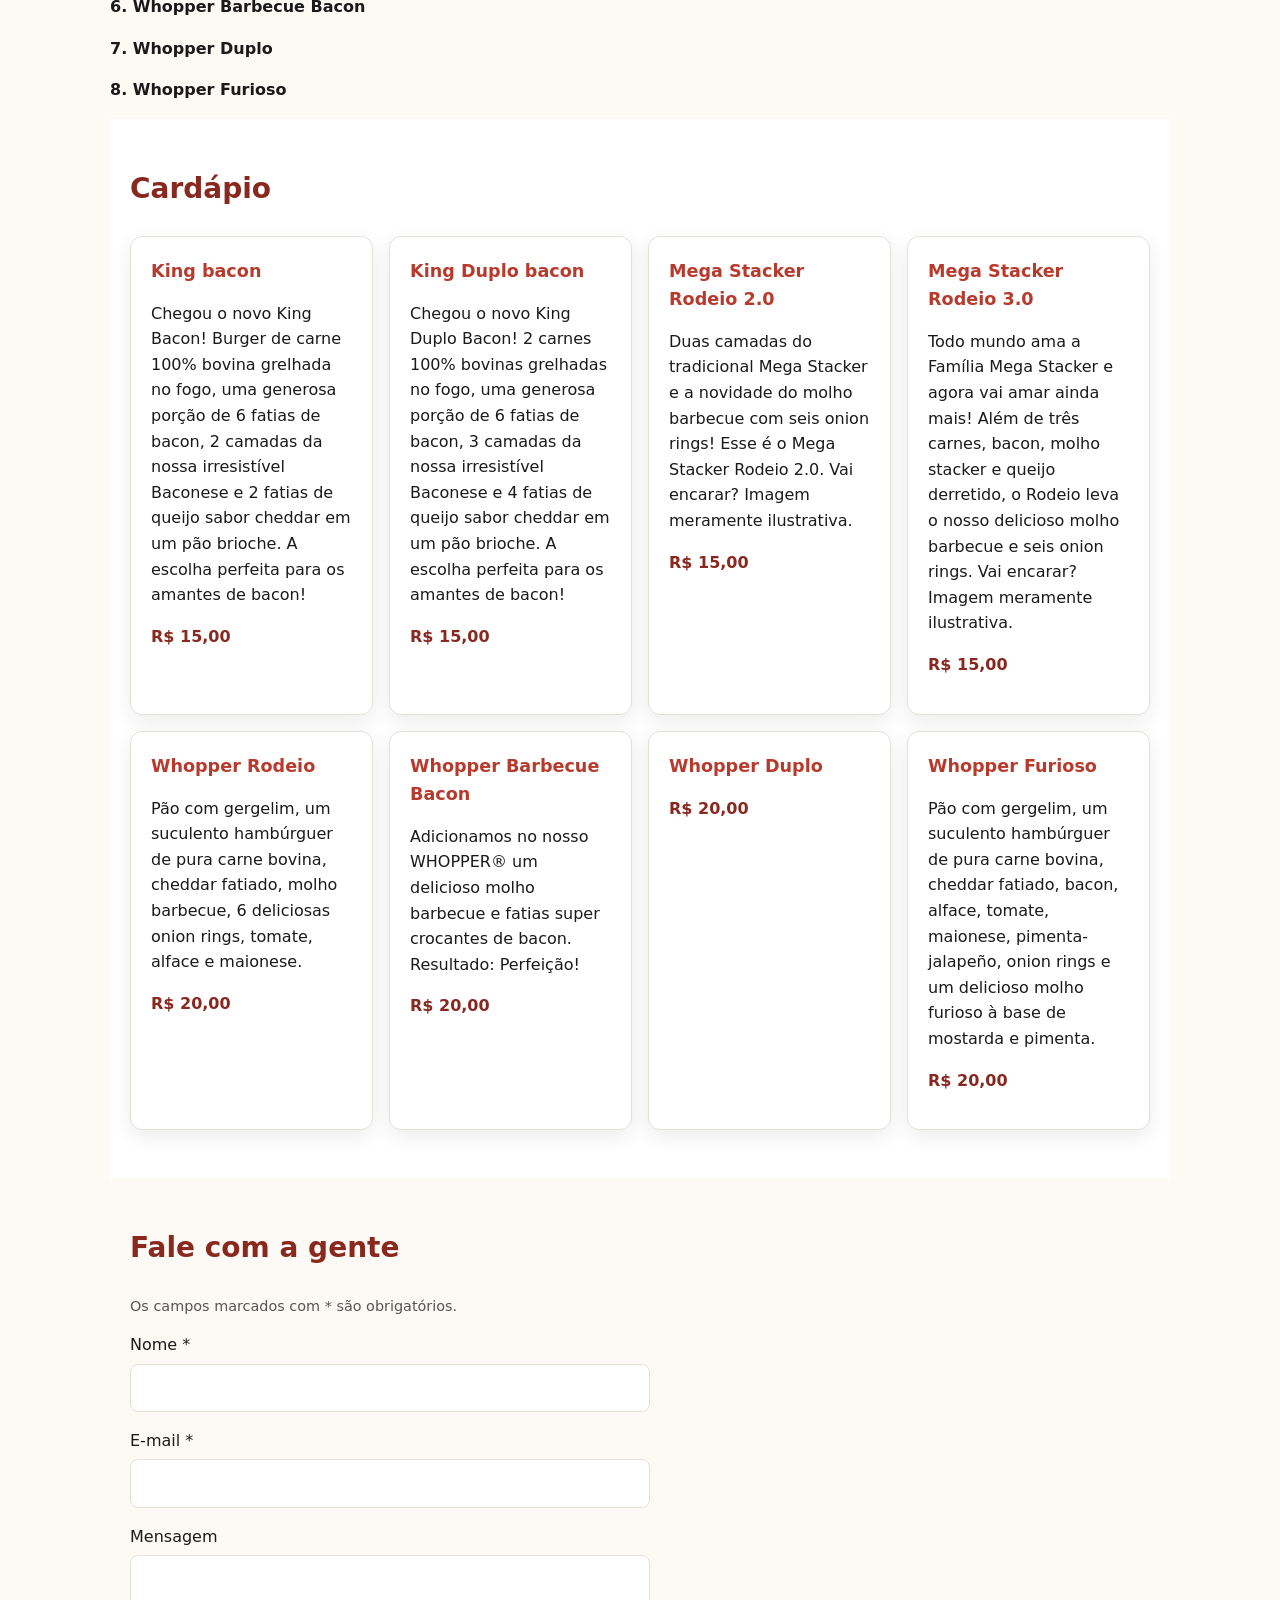
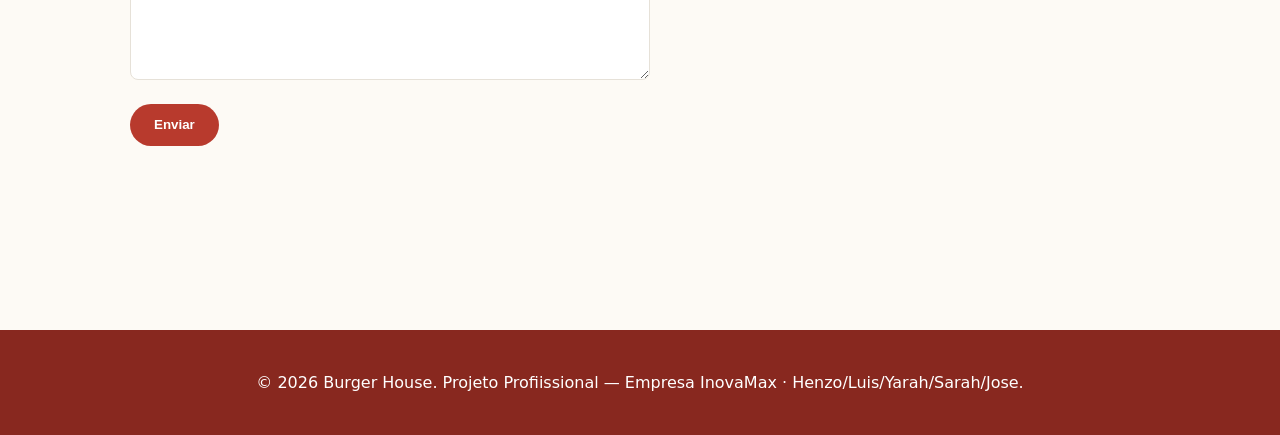
<file: InovaMax/Hamburgueria/hamburgueria/index.html>
<!DOCTYPE html>
<html lang="pt-BR">
<head>
  <meta charset="UTF-8">
  <meta name="viewport" content="width=device-width, initial-scale=1.0">
  <meta name="description" content="Hambúrgueres artesanais com pão brioche.">
  <title>🍔 Burger House</title>
  <link rel="stylesheet" href="css/style.css">
</head>
<body>
  <a class="skip-link" href="#conteudo">Pular para o conteúdo</a>

  <header class="site-header" role="banner">
    <div class="container header-inner">
      <a href="#" class="logo" aria-label="🍔 Burger House — página inicial">🍔 Burger House</a>
      <nav aria-label="Menu principal">
        <ul class="nav-list">
          <li><a href="#sobre">Sobre</a></li>
          <li><a href="#lista">Lista</a></li>
          <li><a href="#cardapio">Cardápio</a></li>
          <li><a href="#contato">Contato</a></li>
        </ul>
      </nav>
    </div>
  </header>

  <main id="conteudo">
    <section class="hero" aria-labelledby="hero-title">
      <div class="container">
        <h1 id="hero-title">🍔 Burger House</h1>
        <p class="lead">Hambúrgueres artesanais com pão brioche.</p>
        <a class="btn" href="#cardapio">Ver cardápio</a>
      </div>
    </section>

    <section id="sobre" class="section" aria-labelledby="sobre-title">
      <div class="container">
        <h2 id="sobre-title">Sobre nós</h2>
        <p>Somos Burger House. Atendemos com carinho desde sempre. A Burger House nasceu para oferecer hambúrgueres feitos com carinho e qualidade. Desde sempre, atendemos cada cliente com dedicação, criando sabores e momentos especiais.</p>
      </div>
    </section>

     <section id="lista" class="section" aria-labelledby="lista-title">
      <div class="container">
        <h2 id="lista-title">Lista de ingredientes</h2>
        <ul class="ingredient-list" aria-live="polite">
          <!-- Ingredientes injetados via JS a partir de js/dados.js -->
        </ul>
      </div>

        </section>
      <section id="lista" class="section" aria-labelledby="lista-title">
  <div class="container">
    <h2 id="lista-title">lista</h2>

       <div class="lista-wrapper">
      <div class="lista-texto">
        <p><strong>1. King Bacon </strong></p>
        <p><strong>2. King Duplo Bacon </strong></p>
        <p><strong>3. Mega Stacker Rodeio 2.0 </strong></p>
        <p><strong>4. Mega Stacker Rodeio 3.0 </strong></p>
        <p><strong>5. Whopper Rodeio </strong></p>
        <p><strong>6. Whopper Barbecue Bacon </strong></p>
        <p><strong>7. Whopper Duplo </strong></p>
        <p><strong>8. Whopper Furioso </strong></p>
      </div>

    <section id="cardapio" class="section section--alt" aria-labelledby="cardapio-title">
      <div class="container">
        <h2 id="cardapio-title">Cardápio</h2>
        <ul class="cards" id="lista-itens" aria-live="polite">
          <!-- Itens injetados via JS a partir de js/dados.js -->
        </ul>
      </div>
    </section>

    <section id="contato" class="section" aria-labelledby="contato-title">
      <div class="container">
        <h2 id="contato-title">Fale com a gente</h2>
        <form class="form" novalidate aria-describedby="form-help">
          <p id="form-help" class="muted">Os campos marcados com * são obrigatórios.</p>

          <div class="field">
            <label for="nome">Nome *</label>
            <input id="nome" name="nome" type="text" required autocomplete="name" aria-required="true">
          </div>

          <div class="field">
            <label for="email">E-mail *</label>
            <input id="email" name="email" type="email" required autocomplete="email" aria-required="true">
          </div>

          <div class="field">
            <label for="mensagem">Mensagem</label>
            <textarea id="mensagem" name="mensagem" rows="4"></textarea>
          </div>

          <button type="submit" class="btn">Enviar</button>
          <p id="form-status" role="status" class="form-status"></p>
        </form>
      </div>
    </section>
  </main>

  <footer class="site-footer" role="contentinfo">
    <div class="container">
      <p>© <span id="ano"></span> Burger House. Projeto Profiissional — Empresa InovaMax · Henzo/Luis/Yarah/Sarah/Jose.</p>
    </div>
  </footer>

  <script src="js/dados.js"></script>
  <script src="js/app.js"></script>
</body>
</html>
</file>
<file: InovaMax/feijoada/css/style.css>
/* === Tokens === */
:root {
  /* Paleta bege / laranja / marrom */
  --bege-fundo: #ffffff;
  --bege-claro: #ffcd7b;
  --laranja: #ea8a2f;
  --laranja-escuro: #6d4002;
  --marrom: #5b3a24;
  --marrom-escuro: #3e2716;
  --marrom-suave: #7a4c31;

  /* Mapeamento por parte do HTML */
  --cor-fundo: var(--bege-fundo);
  --cor-header: var(--laranja);
  --cor-hero: var(--laranja);
  --cor-hero-escura: var(--laranja-escuro);
  --cor-secao: var(--bege-claro);
  --cor-card: #fffaf0;
  --cor-borda: #d37a21;

  --cor-texto: #000000;
  --cor-muted: #6a4b3a;

  --cor-titulo: #6d4002;
  --cor-subtitulo: #6d4002;

  --cor-acao: var(--laranja, #ea8a2f);

  --cor-acao-escura: var(--laranja-escuro);
  --cor-form-bg: #fff6e6;

  --raio: 12px;
  --sombra: 0 6px 20px rgba(62, 39, 22, .12);
  --max: 1100px;

  /* Back-compat: variáveis antigas usadas no arquivo */
  --cor-primaria: var(--cor-acao);
  --cor-primaria-escura: var(--cor-acao-escura);
  --cor-superficie: var(--cor-secao);
}

* { box-sizing: border-box; }
html { scroll-behavior: smooth; }
body {
  margin: 0;
  font-family: system-ui, -apple-system, "Segoe UI", Roboto, sans-serif;
  background: var(--cor-fundo);
  color: var(--cor-texto);
  line-height: 1.6;
}

.container { max-width: var(--max); margin: 0 auto; padding: 0 1.25rem; }

/* === Acessibilidade === */
.skip-link {
  position: absolute; left: -999px; top: 0;
  background: var(--cor-primaria); color: #fff;
  padding: .75rem 1rem; z-index: 100;
}
.skip-link:focus { left: 0; }

:focus-visible {
  outline: 3px solid var(--cor-primaria);
  outline-offset: 2px;
  border-radius: 4px;
}

/* === Header === */
.site-header {
  background: var(--cor-header);
  border-bottom: 1px solid var(--cor-borda);
  position: sticky; top: 0; z-index: 10;
}
.header-inner { display: flex; justify-content: space-between; align-items: center; padding: 1rem 1.25rem; }
.logo { font-weight: 700; font-size: 1.15rem; color: var(--cor-acao-escura); text-decoration: none; }
.nav-list { list-style: none; display: flex; gap: 1.25rem; margin: 0; padding: 0; }
.nav-list a { color: var(--bege-claro); text-decoration: none; font-weight: 600; }
.nav-list a:hover { color: var(--bege-fundo); }


/* === Hero === */
.hero {
  padding: 4rem 0;
  background: linear-gradient(135deg, var(--cor-hero), var(--cor-hero-escura));
  color: #fff;
  text-align: center;
}
.hero h1 { font-size: clamp(2rem, 5vw, 3rem); margin: 0 0 .75rem; }
.lead { font-size: 1.15rem; opacity: .97; margin: 0 auto 1.5rem; max-width: 36rem; }


/* === Seções === */
.section { padding: 3rem 0; }
.section--alt { background: var(--cor-secao); }
.section h2 { font-size: 1.75rem; margin: 0 0 1.5rem; color: var(--cor-titulo); }


/* === Cards === */
.cards {
  list-style: none; padding: 0; margin: 0;
  display: grid; grid-template-columns: repeat(auto-fit, minmax(220px, 1fr));
  gap: 1rem;
}
.card {
  background: var(--cor-card);
  border: 1px solid var(--cor-borda);
  border-radius: var(--raio);
  padding: 1.25rem;
  box-shadow: var(--sombra);
  transition: transform .2s;
}
.card:hover { transform: translateY(-3px); }
.card h3 { margin: 0 0 .5rem; color: var(--cor-subtitulo); font-size: 1.1rem; }
.card .preco { font-weight: 800; color: var(--cor-acao-escura); }


/* === Form === */
.form { max-width: 520px; }
.field { margin-bottom: 1rem; }
.field label { display: block; margin-bottom: .35rem; font-weight: 600; color: var(--cor-muted); }
.field input, .field textarea {
  width: 100%; padding: .65rem .85rem;
  border: 1px solid var(--cor-borda);
  border-radius: 8px; font: inherit;
  background: var(--cor-form-bg);
  color: var(--cor-texto);
}
.field input:focus, .field textarea:focus {
  border-color: var(--cor-acao-escura);
  box-shadow: 0 0 0 3px color-mix(in oklab, var(--cor-acao) 25%, transparent);
}
.btn {
  display: inline-block;
  background: var(--cor-acao); color: #fff;
  padding: .85rem 1.5rem; border: 0; border-radius: 999px;
  font-weight: 700; cursor: pointer; text-decoration: none;
  transition: background .2s;
}
.btn:hover, .btn:focus { background: var(--cor-acao-escura); }
.muted { color: var(--cor-muted); font-size: .9rem; }
.form-status { margin-top: 1rem; min-height: 1.5rem; font-weight: 600; }
.form-status.ok { color: #1f7a5a; }
.form-status.erro { color: #b53a1a; }


/* === Footer === */
.site-footer {
  background: var(--cor-acao-escura);
  color: #fff;
  padding: 1.5rem 0;
  text-align: center;
  margin-top: 2rem;
  border-top: 1px solid color-mix(in oklab, var(--cor-borda) 70%, black);
}



/* === Listas (lado a lado) === */
#lista .lista-grid {
  display: grid;
  grid-template-columns: 1fr 1fr;
  gap: 2rem;
}

#lista .lista-col__titulo {
  margin: 0 0 .75rem;
  font-size: 1.1rem;
  color: var(--cor-titulo);
}


/* === Responsivo === */
@media (max-width: 600px) {
  .header-inner { flex-direction: column; gap: .5rem; }
  .nav-list { flex-wrap: wrap; justify-content: center; }
  #lista .lista-grid { grid-template-columns: 1fr; }
}

/* === Movimento reduzido === */
@media (prefers-reduced-motion: reduce) {
  *, *::before, *::after { animation: none !important; transition: none !important; }
  html { scroll-behavior: auto; }
}

/* ===== BANNER / HERO ===== */
.hero {
  position: relative;
  height: 90vh;
  background: url('../img/Zefa.PNG') no-repeat center center/cover;
  display: flex;
  align-items: center;
  justify-content: center;
  width: 100%;
}
</file>
<file: InovaMax/salao/css/style.css>
/* === Tokens === */
:root {
  --cor-primaria: #ab668f;
  --cor-primaria-escura: color-mix(in oklab, #ec74bc 80%, black);
  --cor-fundo: #ffffff;
  --cor-superficie: #ffb7f3;
  --cor-texto: #000000;
  --cor-muted: #ff0000;
  --cor-borda: #e6e1d8;
  --raio: 12px;
  --sombra: 0 6px 20px rgba(0, 0, 0, 0.08);
  --max: 1100px;
}

* { box-sizing: border-box; }
html { scroll-behavior: smooth; }
body {
  margin: 0;
  font-family: system-ui, -apple-system, "Segoe UI", Roboto, sans-serif;
  background: var(--cor-fundo);
  color: var(--cor-texto);
  line-height: 1.6;
}

.container { max-width: var(--max); margin: 0 auto; padding: 0 1.25rem; }

/* === Acessibilidade === */
.skip-link {
  position: absolute; left: -999px; top: 0;
  background: var(--cor-primaria); color: #ff0000;
  padding: .75rem 1rem; z-index: 100;
}
.skip-link:focus { left: 0; }

:focus-visible {
  outline: 3px solid var(--cor-primaria);
  outline-offset: 2px;
  border-radius: 4px;
}

/* === Header === */
.site-header {
  background: var(--cor-superficie);
  border-bottom: 1px solid var(--cor-borda);
  position: sticky; top: 0; z-index: 10;
}
.header-inner { display: flex; justify-content: space-between; align-items: center; padding: 1rem 1.25rem; }
.logo { font-weight: 700; font-size: 1.15rem; color: var(--cor-primaria); text-decoration: none; }
.nav-list { list-style: none; display: flex; gap: 1.25rem; margin: 0; padding: 0; }
.nav-list a { color: var(--cor-texto); text-decoration: none; font-weight: 500; }
.nav-list a:hover { color: var(--cor-primaria); }

/* === Hero === */
.hero {
  padding: 4rem 0;
  background: linear-gradient(135deg, var(--cor-primaria), var(--cor-primaria-escura));
  color: #ffffff;
  text-align: center;
}
.hero h1 { font-size: clamp(2rem, 5vw, 3rem); margin: 0 0 .75rem; }
.lead { font-size: 1.15rem; opacity: .95; margin: 0 auto 1.5rem; max-width: 36rem; }

/* === Seções === */
.section { padding: 3rem 0; }
.section--alt { background: var(--cor-superficie); }
.section h2 { font-size: 1.75rem; margin: 0 0 1.5rem; color: var(--cor-primaria-escura); }

/* === Cards === */
.cards {
  list-style: none; padding: 0; margin: 0;
  display: grid; grid-template-columns: repeat(auto-fit, minmax(220px, 1fr));
  gap: 1rem;
}
.card {
  background: var(--cor-superficie);
  border: 1px solid var(--cor-borda);
  border-radius: var(--raio);
  padding: 1.25rem;
  box-shadow: var(--sombra);
  transition: transform .2s;
}
.card:hover { transform: translateY(-3px); }
.card h3 { margin: 0 0 .5rem; color: var(--cor-primaria); font-size: 1.1rem; }
.card .preco { font-weight: 700; color: var(--cor-primaria-escura); }

/* === Form === */
.form { max-width: 520px; }
.field { margin-bottom: 1rem; }
.field label { display: block; margin-bottom: .35rem; font-weight: 500; }
.field input, .field textarea {
  width: 100%; padding: .65rem .85rem;
  border: 1px solid var(--cor-borda);
  border-radius: 8px; font: inherit;
  background: var(--cor-superficie);
}
.field input:focus, .field textarea:focus {
  border-color: var(--cor-primaria);
}
.btn {
  display: inline-block;
  background: var(--cor-primaria); color: #ffffff;
  padding: .85rem 1.5rem; border: 0; border-radius: 999px;
  font-weight: 600; cursor: pointer; text-decoration: none;
  transition: background .2s;
}
.btn:hover, .btn:focus { background: var(--cor-primaria-escura); }
.muted { color: var(--cor-muted); font-size: .9rem; }
.form-status { margin-top: 1rem; min-height: 1.5rem; font-weight: 500; }
.form-status.ok { color: #0dff00; }
.form-status.erro { color: #ff0000; }

/* === Footer === */
.site-footer {
  background: var(--cor-primaria-escura); color: #ffffff;
  padding: 1.5rem 0; text-align: center; margin-top: 2rem;
}

/* === Responsivo === */
@media (max-width: 600px) {
  .header-inner { flex-direction: column; gap: .5rem; }
  .nav-list { flex-wrap: wrap; justify-content: center; }
}

/* === Movimento reduzido === */
@media (prefers-reduced-motion: reduce) {
  *, *::before, *::after { animation: none !important; transition: none !important; }
  html { scroll-behavior: auto; }
}

/* ===== BANNER / HERO ===== */
.hero {
  position: relative;
  height: 90vh;
  background: url('../img/Salão.PNG') no-repeat center center/cover;
  display: flex;
  align-items: center;
  justify-content: center;
  width: 100%;

}
</file>
<file: InovaMax/tema-livre/css/style.css>
/* === Tokens === */
:root {
  --cor-primaria: #000000;
  --cor-primaria-escura: color-mix(in oklab, #ff0000 80%, black);
  --cor-fundo: #262626;
  --cor-superficie: #262626;
  --cor-texto: #ffffff;
  --cor-muted: #555;
  --cor-borda: #ff0000;
  --raio: 12px;
  --sombra: 0 6px 20px rgba(255, 255, 255, 0.08);
  --max: 1100px;
}

* { box-sizing: border-box; }
html { scroll-behavior: smooth; }
body {
  margin: 0;
  font-family: system-ui, -apple-system, "Segoe UI", Roboto, sans-serif;
  background: var(--cor-fundo);
  color: var(--cor-texto);
  line-height: 1.6;
}

.container { max-width: var(--max); margin: 0 auto; padding: 0 1.25rem; }

/* === Acessibilidade === */
.skip-link {
  position: absolute; left: -999px; top: 0;
  background: var(--cor-primaria); color: #fff;
  padding: .75rem 1rem; z-index: 100;
}
.skip-link:focus { left: 0; }

:focus-visible {
  outline: 3px solid var(--cor-borda);
  outline-offset: 2px;
  border-radius: 4px;
}

/* === Header === */
.site-header {
  background: var(--cor-superficie);
  border-bottom: 1px solid var(--cor-borda);
  position: sticky; top: 0; z-index: 10;
}
.header-inner {
  display: flex;
  flex-direction: row;
  justify-content: space-between;
  align-items: center;
  padding: 1rem 1.25rem;
}
.logo {
  display: inline-flex;
  align-items: center;
  gap: .5rem;
  padding: .5rem 0;
  font-weight: 700;
  font-size: 2rem;
  color: var(--cor-borda);
  text-decoration: none;
  white-space: nowrap;
  flex-shrink: 0;
}
.nav-list {
  list-style: none;
  display: flex;
  flex-direction: row;
  align-items: center;
  gap: 1.25rem;
  margin: 0;
  padding: 0;
}
.nav-list a { color: var(--cor-texto); text-decoration: none; font-weight: 500; }
.nav-list a:hover { color: var(--cor-borda); }

/* === Hero === */
.hero {
  padding: 4rem 0;
  background: linear-gradient(135deg, var(--cor-primaria), var(--cor-primaria-escura));
  color: #fff;
  text-align: center;
}
.hero h1 { font-size: clamp(2rem, 5vw, 3rem); margin: 0 0 .75rem; }
.lead { font-size: 1.15rem; opacity: .95; margin: 0 auto 1.5rem; max-width: 36rem; }

/* === Seções === */
.section { padding: 3rem 0; }
.section--alt { background: var(--cor-superficie); }
.section h2 { font-size: 1.75rem; margin: 0 0 1.5rem; color: var(--cor-primaria-escura); }

/* === Cards === */
.cards {
  list-style: none; 
  padding: 0;
   margin: 0;
  display: grid;
  grid-template-columns: repeat(auto-fit, minmax(220px, 1fr));
  gap: 1rem;
}
.card {
  background: var(--cor-superficie);
  border: 1px solid var(--cor-borda);
  border-radius: var(--raio);
  padding: 1.25rem;
  box-shadow: var(--sombra);
  transition: transform .2s;
}
.card:hover { transform: translateY(-3px); }
.card {
  position: relative;
  height: 40vh;
  background: url('../img/Heavy.jpg') no-repeat center center/cover;
  display: flex;
  align-items: left;
  justify-content: center;
  width: 105%;
}
.card h3 { margin: 0 0 .5rem; 
  color: var(--cor-borda);
   font-size: 1.1rem;
   }
.card .preco {
   font-weight: 700; 
   color: var(--cor-primaria-escura);
   }

/* === Form === */
.form { max-width: 520px; }
.field { margin-bottom: 1rem; }
.field label { display: block; margin-bottom: .35rem; font-weight: 500; }
.field input, .field textarea {
  width: 100%; padding: .65rem .85rem;
  border: 1px solid var(--cor-borda);
  border-radius: 8px; font: inherit;
  background: var(--cor-superficie);
  color: var(--cor-texto);
}
.field input:focus, .field textarea:focus {
  border-color: var(--cor-texto);
}
.btn {
  display: inline-block;
  background: var(--cor-borda); color: #fff;
  padding: .85rem 1.5rem; border: 0; border-radius: 999px;
  font-weight: 600; cursor: pointer; text-decoration: none;
  transition: background .2s;
}
.btn:hover { background: var(--cor-primaria-escura); }

/* === Footer === */
.site-footer {
  background: var(--cor-primaria-escura); color: #fff;
  padding: 1.5rem 0; text-align: center; margin-top: 2rem;
}

/* === Responsivo === */
@media (max-width: 600px) {
  .header-inner { flex-direction: column; gap: .5rem; }
  .nav-list { flex-wrap: wrap; justify-content: center; }
}

/* === Movimento reduzido === */
@media (prefers-reduced-motion: reduce) {
  *, *::before, *::after { animation: none !important; transition: none !important; }
  html { scroll-behavior: auto; }
}

.card img {
  width: 100%;
  height: 200px;
  object-fit: cover;
  border-radius: 8px;
}

/* ===== BANNER / HERO ===== */
.hero {
  position: relative;
  height: 90vh;
  background: url('../img/Rock.jpg') no-repeat center center/cover;
  display: flex;
  align-items: center;
  justify-content: center;
  width: 100%;
}
</file>
<file: InovaMax/Açai/acai/css/style.css>
/* === Tokens === */
:root {
  --cor-primaria: #5B2A86;
  --cor-primaria-escura: color-mix(in oklab, #5B2A86 80%, black);
  --cor-fundo: #ffffff;
  --cor-superficie: #ffffff;
  --cor-texto: #1a1a1a;
  --cor-muted: #7700ff;
  --cor-borda: #aa00ff;
  --raio: 12px;
  --sombra: 0 6px 20px rgba(0,0,0,.08);
  --max: 1100px;
}

* { box-sizing: border-box; }
html { scroll-behavior: smooth; }
body {
  margin: 0;
  font-family: system-ui, -apple-system, "Segoe UI", Roboto, sans-serif;
  background: var(--cor-fundo);
  color: var(--cor-texto);
  line-height: 1.6;
}

.container { max-width: var(--max); margin: 0 auto; padding: 0 1.25rem; }

/* === Acessibilidade === */
.skip-link {
  position: absolute; left: -999px; top: 0;
  background: var(--cor-primaria); color: #fff;
  padding: .75rem 1rem; z-index: 100;
}
.skip-link:focus { left: 0; }

:focus-visible {
  outline: 3px solid var(--cor-primaria);
  outline-offset: 2px;
  border-radius: 4px;
}

/* === Header === */
.site-header {
  background: var(--cor-superficie);
  border-bottom: 1px solid var(--cor-borda);
  position: sticky; top: 0; z-index: 10;
}
.header-inner { display: flex; justify-content: space-between; align-items: center; padding: 1rem 1.25rem; }
.logo { font-weight: 700; font-size: 1.15rem; color: var(--cor-primaria); text-decoration: none; }
.nav-list { list-style: none; display: flex; gap: 1.25rem; margin: 0; padding: 0; }
.nav-list a { color: var(--cor-texto); text-decoration: none; font-weight: 500; }
.nav-list a:hover { color: var(--cor-primaria); }

/* === Hero === */
.hero {
  padding: 4rem 0;
  background: linear-gradient(135deg, var(--cor-primaria), var(--cor-primaria-escura));
  color: #ffffff;
  text-align: center;
}
.hero h1 { font-size: clamp(2rem, 5vw, 3rem); margin: 0 0 .75rem; }
.lead { font-size: 1.15rem; opacity: .95; margin: 0 auto 1.5rem; max-width: 36rem; }

/* === Seções === */
.section { padding: 3rem 0; }
.section--alt { background: var(--cor-superficie); }
.section h2 { font-size: 1.75rem; margin: 0 0 1.5rem; color: var(--cor-primaria-escura); }

/* === Cards === */
.cards {
  list-style: none; padding: 0; margin: 0;
  display: grid; grid-template-columns: repeat(auto-fit, minmax(220px, 1fr));
  gap: 1rem;
}
.card {
  background: var(--cor-superficie);
  border: 1px solid var(--cor-borda);
  border-radius: var(--raio);
  padding: 1.25rem;
  box-shadow: var(--sombra);
  transition: transform .2s;
}
.card:hover { transform: translateY(-3px); }
.card h3 { margin: 0 0 .5rem; color: var(--cor-primaria); font-size: 1.1rem; }
.card .preco { font-weight: 700; color: var(--cor-primaria-escura); }

/* === Form === */
.form { max-width: 520px; }
.field { margin-bottom: 1rem; }
.field label { display: block; margin-bottom: .35rem; font-weight: 500; }
.field input, .field textarea {
  width: 100%; padding: .65rem .85rem;
  border: 1px solid var(--cor-borda);
  border-radius: 8px; font: inherit;
  background: var(--cor-superficie);
}
.field input:focus, .field textarea:focus {
  border-color: var(--cor-primaria);
}
.btn {
  display: inline-block;
  background: var(--cor-primaria); color: #fff;
  padding: .85rem 1.5rem; border: 0; border-radius: 999px;
  font-weight: 600; cursor: pointer; text-decoration: none;
  transition: background .2s;
}
.btn:hover, .btn:focus { background: var(--cor-primaria-escura); }
.muted { color: var(--cor-muted); font-size: .9rem; }
.form-status { margin-top: 1rem; min-height: 1.5rem; font-weight: 500; }
.form-status.ok { color: #2e7d6b; }
.form-status.erro { color: #b83a2d; }

/* === Footer === */
.site-footer {
  background: var(--cor-primaria-escura); color: #fff;
  padding: 1.5rem 0; text-align: center; margin-top: 2rem;
}

/* === Responsivo === */
@media (max-width: 600px) {
  .header-inner { flex-direction: column; gap: .5rem; }
  .nav-list { flex-wrap: wrap; justify-content: center; }
}

/* === Movimento reduzido === */
@media (prefers-reduced-motion: reduce) {
  *, *::before, *::after { animation: none !important; transition: none !important; }
  html { scroll-behavior: auto; }
}

/* ===== BANNER / HERO ===== */
.hero {
  position: relative;
  height: 90vh;
  background: url('../img/Açai.PNG') no-repeat center center/cover;
  display: flex;
  align-items: center;
  justify-content: center;
  width: 100%;

}
</file>
<file: InovaMax/Barbearia/barbearia/css/style.css>
/* === Tokens === */
:root {
  --cor-primaria:rgb(0, 0, 0);
  --cor-primaria-escura: color-mix(in oklab, #000000 80%, rgb(248, 241, 241));
  --cor-fundo: #6a6464;
  --cor-superficie: #717171e9;
  --cor-texto: #000000;
  --cor-muted: #d1d106;
  --cor-borda: #000000;
  --raio: 12px;
  --sombra: 0 6px 20px rgba(0,0,0,.08);
  --max: 1100px;
}


* { box-sizing: border-box; }
html { scroll-behavior: smooth; }
body {
  margin: 0;
  font-family: system-ui, -apple-system, "Segoe UI", Roboto, sans-serif;
  background: var(--cor-fundo);
  color: var(--cor-texto);
  line-height: 1.6;
}

.container { max-width: var(--max); margin: 0 auto; padding: 0 1.25rem; }

/* === Acessibilidade === */
.skip-link {
  position: absolute; left: -999px; top: 0;
  background: var(--cor-primaria); color: #ffffff;
  padding: .75rem 1rem; z-index: 100;
}
.skip-link:focus { left: 0; }

:focus-visible {
  outline: 3px solid var(--cor-primaria);
  outline-offset: 2px;
  border-radius: 4px;
}

/* === Header === */
.site-header {
  background: var(--cor-superficie);
  border-bottom: 1px solid var(--cor-borda);
  position: sticky; top: 0; z-index: 10;
  background-color:rgb(122, 117, 117);
}
.header-inner { display: flex; justify-content: space-between; align-items:center; padding: 1rem 1.25rem; }
.logo { font-weight: 700; font-size: 1.15rem; color: var(--cor-primaria); text-decoration: none; }
.nav-list { list-style: none; display: flex; gap: 1.25rem; margin: 0; padding: 0; }
.nav-list a { color: var(--cor-texto); text-decoration: none; font-weight: 500; }
.nav-list a:hover { color: var(--cor-primaria); }

/* === Hero === */
.hero {
  padding: 4rem 0;
  background: linear-gradient(135deg, var(--cor-primaria), var(--cor-primaria-escura));
  color:gold;
  text-align:center;
  width: 100px;
}
.hero h1 { font-size: clamp(2rem, 5vw, 3rem); margin: 0 0 .75rem; }
.lead { font-size: 1.15rem; opacity: .95; margin: 0 auto 1.5rem; max-width: 36rem; }

/* === Seções === */
.section { padding: 3rem 0; }
.section--alt { background: var(--cor-superficie); }
.section h2 { font-size: 1.75rem; margin: 0 0 1.5rem; color: var(--cor-primaria-escura); }

/* === Imagem modelo === */
.imagem-modelo {
  align-items: left;
  width: 100%; max-width: 400px; display: block;
  margin: 0 auto 2rem; border-radius: var(--raio);
  border: 1px solid var(--cor-borda); box-shadow: var(--sombra);
}
/* === Cards === */
.cards {
  list-style: none; padding: 0; margin: 0;
  display: grid; grid-template-columns: repeat(auto-fit, minmax(220px, 1fr));
  gap: 1rem;
}
.card {
  background: var(--cor-superficie);
  border: 1px solid var(--cor-borda);
  border-radius: var(--raio);
  padding: 1.25rem;
  box-shadow: var(--sombra);
  transition: transform .2s;
}
.card:hover { transform: translateY(-3px); }
.card h3 { margin: 0 0 .5rem; color: var(--cor-primaria); font-size: 1.1rem; }
.card .preco { font-weight: 700; color: var(--cor-primaria-escura); }

/* === Form === */
.form { max-width: 520px; }
.field { margin-bottom: 1rem; }
.field label { display: block; margin-bottom: .35rem; font-weight: 500; }
.field input, .field textarea {
  width: 100%; padding: .65rem .85rem;
  border: 1px solid var(--cor-borda);
  border-radius: 8px; font: inherit;
  background: var(--cor-superficie);
}
.field input:focus, .field textarea:focus {
  border-color: var(--cor-primaria);
}
.btn {
  display: inline-block;
  background: var(--cor-primaria); color: #fff;
  padding: .85rem 1.5rem; border: 0; border-radius: 999px;
  font-weight: 600; cursor: pointer; text-decoration: none;
  transition: background .2s;
}
.btn:hover, .btn:focus { background: var(--cor-primaria-escura); }
.muted { color: var(--cor-muted); font-size: .9rem; }
.form-status { margin-top: 1rem; min-height: 1.5rem; font-weight: 500; }
.form-status.ok { color: #2e7d6b; }
.form-status.erro { color: #b83a2d; }

/* === Lista + Imagem lado a lado === */
.lista-wrapper {
  display: flex;
  align-items: center;
  justify-content: space-between;
  gap: 2rem;
  flex-wrap: wrap; /* quebra no mobile */
}

.lista-texto {
  flex: 1;
}

.lista-imagem {
  flex: 1;
  display: flex;
  justify-content: center;
}

/* === Footer === */
.site-footer {
  background: var(--cor-primaria-escura); color: #fff;
  padding: 1.5rem 0; text-align: center; margin-top: 2rem;
}

/* === Responsivo === */
@media (max-width: 600px) {
  .header-inner { flex-direction: column; gap: .5rem; }
  .nav-list { flex-wrap: wrap; justify-content: center; }
}

/* === Movimento reduzido === */
@media (prefers-reduced-motion: reduce) {
  *, *::before, *::after { animation: none !important; transition: none !important; }
  html { scroll-behavior: auto; }
}

/* ===== BANNER / HERO ===== */
.hero {
  position: relative;
  height: 90vh;
  background: url('../img/transferir.png') no-repeat center center/cover;
  display: flex;
  align-items: center;
  justify-content: center;
  width: 100%;
}

/* camada escura por cima */
.hero .overlay {
  position: absolute;
  width: 100%;
  height: 150%;
  background: linear-gradient(to right, rgba(0, 0, 0, 0.8), rgba(0,0,0,0.4));
  top: 0;
  left: 0;
}

/* conteúdo */
.hero-content {
  position: relative;
  color: white;
  text-align: center;
  z-index: 1;
}

.hero-content h1 {
  font-size: 3rem;
  margin-bottom: 10px;
}

.hero-content .lead {
  font-size: 1.3rem;
  margin-bottom: 20px;
}

/* botão */
.btn {
  background: #c59d5f;
  color: white;
  padding: 12px 25px;
  border-radius: 5px;
  text-decoration: none;
  font-weight: bold;
  transition: 0.3s;
}

.btn:hover {
  background: #a67c3d;
}
</file>
<file: InovaMax/Hamburgueria/hamburgueria/css/style.css>
/* === Tokens === */
:root {
  --cor-primaria: #B83A2D;
  --cor-primaria-escura: color-mix(in oklab, #B83A2D 80%, black);
  --cor-fundo: #fdfaf5;
  --cor-superficie: #ffffff;
  --cor-texto: #1a1a1a;
  --cor-muted: #555;
  --cor-borda: #e6e1d8;
  --raio: 12px;
  --sombra: 0 6px 20px rgba(0,0,0,.08);
  --max: 1100px;
}

* { box-sizing: border-box; }
html { scroll-behavior: smooth; }
body {
  margin: 0;
  font-family: system-ui, -apple-system, "Segoe UI", Roboto, sans-serif;
  background: var(--cor-fundo);
  color: var(--cor-texto);
  line-height: 1.6;
}

.container { max-width: var(--max); margin: 0 auto; padding: 0 1.25rem; }

/* === Acessibilidade === */
.skip-link {
  position: absolute; left: -999px; top: 0;
  background: var(--cor-primaria); color: #fff;
  padding: .75rem 1rem; z-index: 100;
}
.skip-link:focus { left: 0; }

:focus-visible {
  outline: 3px solid var(--cor-primaria);
  outline-offset: 2px;
  border-radius: 4px;
}

/* === Header === */
.site-header {
  background: var(--cor-superficie);
  border-bottom: 1px solid var(--cor-borda);
  position: sticky; top: 0; z-index: 10;
}
.header-inner { display: flex; justify-content: space-between; align-items: center; padding: 1rem 1.25rem; }
.logo { font-weight: 700; font-size: 1.15rem; color: var(--cor-primaria); text-decoration: none; }
.nav-list { list-style: none; display: flex; gap: 1.25rem; margin: 0; padding: 0; }
.nav-list a { color: var(--cor-texto); text-decoration: none; font-weight: 500; }
.nav-list a:hover { color: var(--cor-primaria); }

/* === Hero === */
.hero {
  padding: 4rem 0;
  background: linear-gradient(135deg, var(--cor-primaria), var(--cor-primaria-escura));
  color: #fff;
  text-align: center;
}
.hero h1 { font-size: clamp(2rem, 5vw, 3rem); margin: 0 0 .75rem; }
.lead { font-size: 1.15rem; opacity: .95; margin: 0 auto 1.5rem; max-width: 36rem; }

/* === Seções === */
.section { padding: 3rem 0; }
.section--alt { background: var(--cor-superficie); }
.section h2 { font-size: 1.75rem; margin: 0 0 1.5rem; color: var(--cor-primaria-escura); }

/* === Cards === */
.cards {
  list-style: none; padding: 0; margin: 0;
  display: grid; grid-template-columns: repeat(auto-fit, minmax(220px, 1fr));
  gap: 1rem;
}
.card {
  background: var(--cor-superficie);
  border: 1px solid var(--cor-borda);
  border-radius: var(--raio);
  padding: 1.25rem;
  box-shadow: var(--sombra);
  transition: transform .2s;
}
.card:hover { transform: translateY(-3px); }
.card h3 { margin: 0 0 .5rem; color: var(--cor-primaria); font-size: 1.1rem; }
.card .preco { font-weight: 700; color: var(--cor-primaria-escura); }

/* === Form === */
.form { max-width: 520px; }
.field { margin-bottom: 1rem; }
.field label { display: block; margin-bottom: .35rem; font-weight: 500; }
.field input, .field textarea {
  width: 100%; padding: .65rem .85rem;
  border: 1px solid var(--cor-borda);
  border-radius: 8px; font: inherit;
  background: var(--cor-superficie);
}
.field input:focus, .field textarea:focus {
  border-color: var(--cor-primaria);
}
.btn {
  display: inline-block;
  background: var(--cor-primaria); color: #fff;
  padding: .85rem 1.5rem; border: 0; border-radius: 999px;
  font-weight: 600; cursor: pointer; text-decoration: none;
  transition: background .2s;
}
.btn:hover, .btn:focus { background: var(--cor-primaria-escura); }
.muted { color: var(--cor-muted); font-size: .9rem; }
.form-status { margin-top: 1rem; min-height: 1.5rem; font-weight: 500; }
.form-status.ok { color: #2e7d6b; }
.form-status.erro { color: #b83a2d; }

/* === Footer === */
.site-footer {
  background: var(--cor-primaria-escura); color: #fff;
  padding: 1.5rem 0; text-align: center; margin-top: 2rem;
}

/* === Responsivo === */
@media (max-width: 600px) {
  .header-inner { flex-direction: column; gap: .5rem; }
  .nav-list { flex-wrap: wrap; justify-content: center; }
}

/* === Movimento reduzido === */
@media (prefers-reduced-motion: reduce) {
  *, *::before, *::after { animation: none !important; transition: none !important; }
  html { scroll-behavior: auto; }
}

/* ===== BANNER / HERO ===== */
.hero {
  position: relative;
  height: 90vh;
  background: url('../img/Hamburguer.PNG') no-repeat center center/cover;
  display: flex;
  align-items: center;
  justify-content: center;
  width: 100%;

}
</file>
